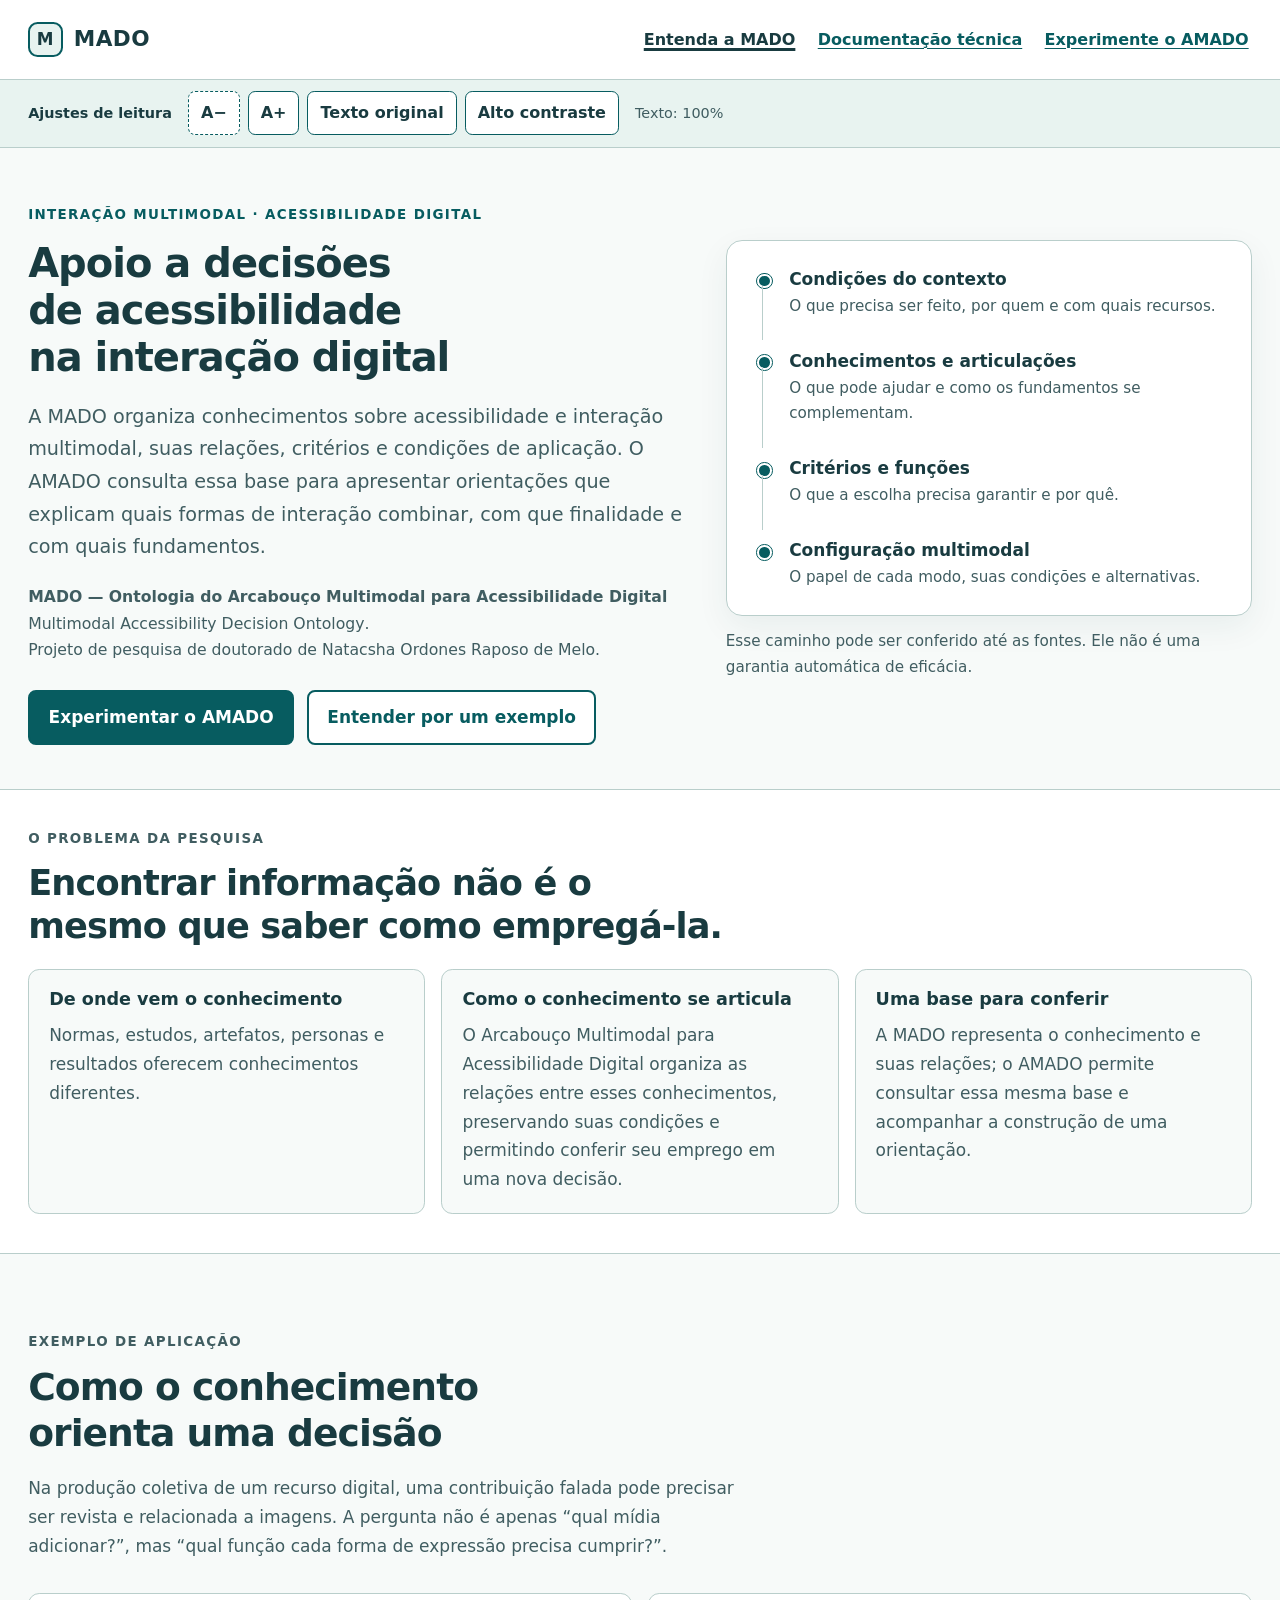
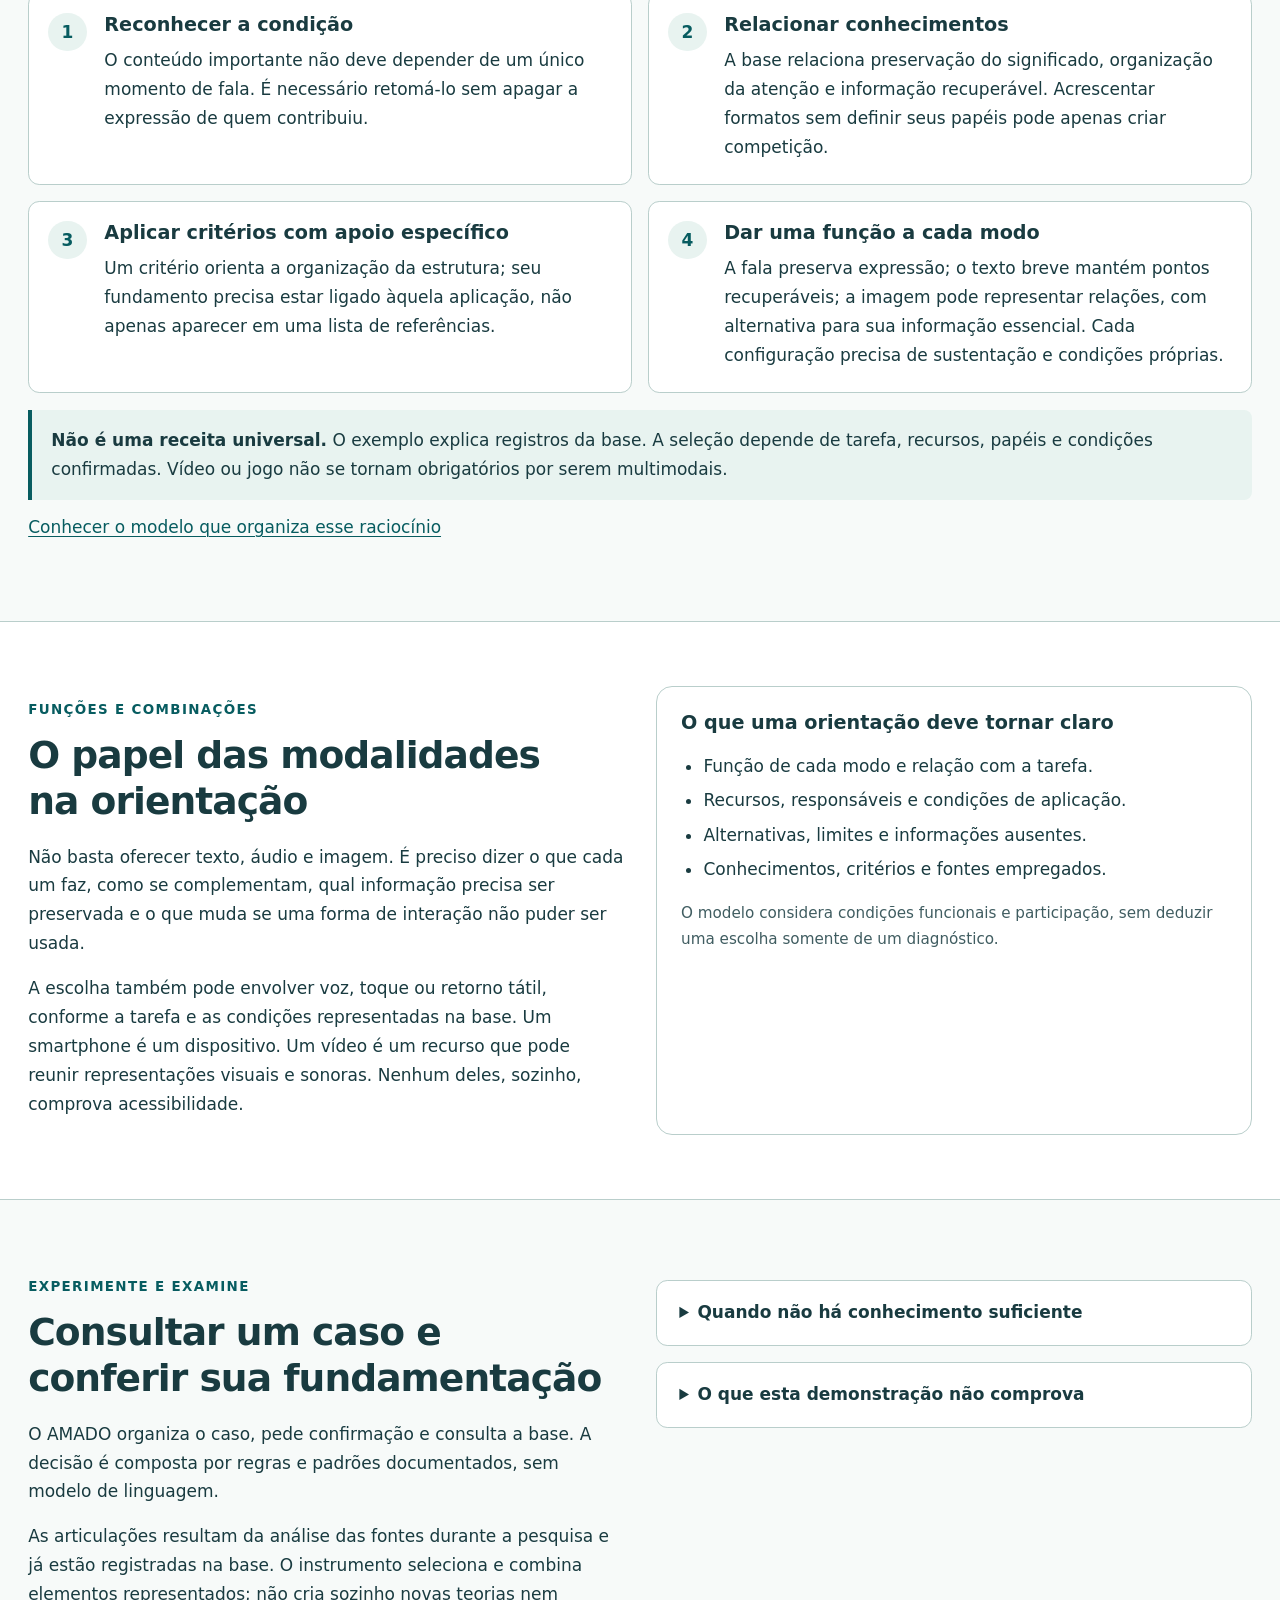
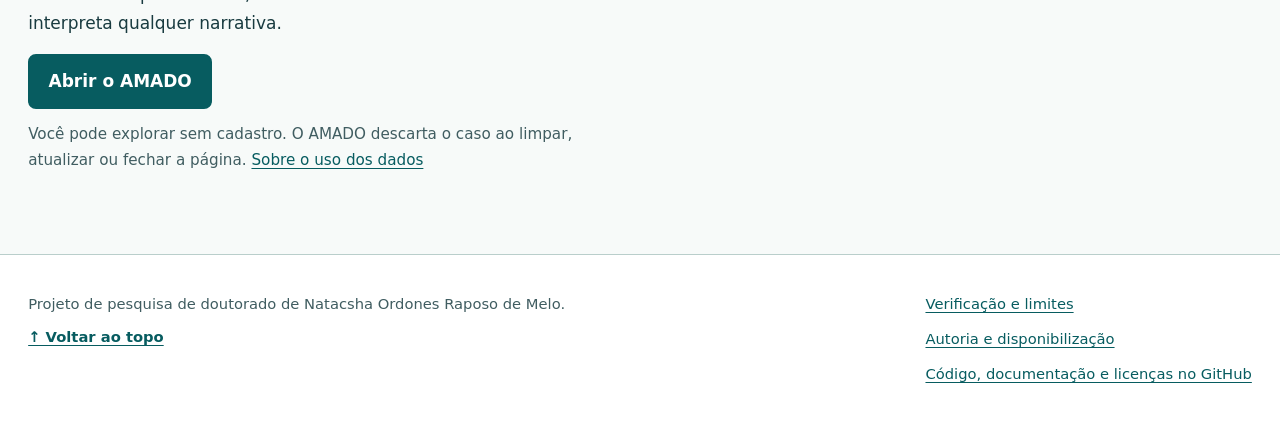
<file: web/index.html>
<!doctype html>
<html lang="pt-BR">
<head>
  <meta charset="utf-8">
  <meta name="viewport" content="width=device-width, initial-scale=1">
  <meta name="description" content="Conheça a MADO, ontologia da pesquisa de doutorado de Natacsha Ordones Raposo de Melo sobre acessibilidade digital, conhecimento articulado e interação multimodal.">
  <meta name="author" content="Natacsha Ordones Raposo de Melo">
  <title>MADO — Ontologia para Acessibilidade e Interação Multimodal</title>
  <link rel="canonical" href="https://natacsham.github.io/MADO/">
  <meta property="og:type" content="website">
  <meta property="og:locale" content="pt_BR">
  <meta property="og:site_name" content="MADO">
  <meta property="og:url" content="https://natacsham.github.io/MADO/">
  <meta property="og:title" content="MADO — Ontologia para Acessibilidade e Interação Multimodal">
  <meta property="og:description" content="Projeto de pesquisa de doutorado de Natacsha Ordones Raposo de Melo. Conheça a ontologia MADO e experimente o instrumento AMADO.">
  <meta name="twitter:card" content="summary">
  <meta name="twitter:title" content="MADO — Ontologia para Acessibilidade e Interação Multimodal">
  <meta name="twitter:description" content="Conhecimento articulado, interação multimodal e decisões rastreáveis na pesquisa de doutorado de Natacsha Ordones Raposo de Melo.">
  <script type="application/ld+json">
  {
    "@context": "https://schema.org",
    "@graph": [
      {
        "@type": "WebSite",
        "@id": "https://natacsham.github.io/MADO/#site",
        "url": "https://natacsham.github.io/MADO/",
        "name": "MADO",
        "description": "Projeto de pesquisa de doutorado sobre representação do conhecimento, interação multimodal e acessibilidade digital.",
        "inLanguage": "pt-BR",
        "author": { "@id": "https://natacsham.github.io/MADO/ontologia/#autoria" },
        "about": { "@id": "https://natacsham.github.io/MADO/ontologia/#mado" }
      },
      {
        "@type": "Person",
        "@id": "https://natacsham.github.io/MADO/ontologia/#autoria",
        "name": "Natacsha Ordones Raposo de Melo"
      },
      {
        "@type": "CreativeWork",
        "@id": "https://natacsham.github.io/MADO/ontologia/#mado",
        "url": "https://natacsham.github.io/MADO/ontologia/",
        "name": "MADO — Ontologia do Arcabouço Multimodal para Acessibilidade Digital",
        "genre": "Ontologia",
        "inLanguage": "pt-BR",
        "description": "Representação semântica de conhecimentos, articulações, critérios, contextos e decisões de acessibilidade multimodal.",
        "author": { "@id": "https://natacsham.github.io/MADO/ontologia/#autoria" }
      }
    ]
  }
  </script>
  <link rel="stylesheet" href="site.css">
  <link rel="stylesheet" href="shell.css">
</head>
<body class="home-page">
  <a class="skip" href="#conteudo">Ir para o conteúdo principal</a>
  <header id="inicio" class="site-header" tabindex="-1">
    <div class="wrap header-inner">
      <a class="brand" href="./" aria-label="MADO, início"><span class="brand-mark" aria-hidden="true">M</span>MADO</a>
      <nav class="nav" aria-label="Navegação principal">
        <a href="./" aria-current="page">Entenda a MADO</a>
        <a href="ontologia/">Documentação técnica</a>
        <a href="amado/">Experimente o AMADO</a>
      </nav>
    </div>
  </header>
  <div class="reading-bar" data-site-accessibility hidden>
    <div class="wrap reading-inner">
      <strong>Ajustes de leitura</strong>
      <div class="reading-actions" role="group" aria-label="Ajustes de leitura">
        <button type="button" data-font-decrease aria-label="Diminuir texto" aria-disabled="true">A−</button>
        <button type="button" data-font-increase aria-label="Aumentar texto">A+</button>
        <button type="button" data-font-reset>Texto original</button>
        <button type="button" data-site-contrast aria-pressed="false">Alto contraste</button>
      </div>
      <p class="reading-status" data-reading-status role="status" aria-atomic="true">Texto: 100%</p>
    </div>
  </div>
  <main id="conteudo" tabindex="-1">
    <section class="hero" aria-labelledby="titulo">
      <div class="wrap hero-grid">
        <div>
          <p class="eyebrow">Interação multimodal · Acessibilidade digital</p>
          <h1 id="titulo">Apoio a decisões de acessibilidade na interação digital</h1>
          <p class="lead">A MADO organiza conhecimentos sobre acessibilidade e interação multimodal, suas relações, critérios e condições de aplicação. O AMADO consulta essa base para apresentar orientações que explicam quais formas de interação combinar, com que finalidade e com quais fundamentos.</p>
          <p class="author"><strong>MADO — Ontologia do Arcabouço Multimodal para Acessibilidade Digital</strong><br><span lang="en">Multimodal Accessibility Decision Ontology</span>.<br>Projeto de pesquisa de doutorado de Natacsha Ordones Raposo de Melo.</p>
          <div class="actions">
            <a class="button" href="amado/">Experimentar o AMADO</a>
            <a class="button secondary" href="#exemplo">Entender por um exemplo</a>
          </div>
        </div>
        <div>
          <ol class="mini-flow" aria-label="Relações que tornam uma orientação explicável">
            <li><strong>Condições do contexto</strong><span>O que precisa ser feito, por quem e com quais recursos.</span></li>
            <li><strong>Conhecimentos e articulações</strong><span>O que pode ajudar e como os fundamentos se complementam.</span></li>
            <li><strong>Critérios e funções</strong><span>O que a escolha precisa garantir e por quê.</span></li>
            <li><strong>Configuração multimodal</strong><span>O papel de cada modo, suas condições e alternativas.</span></li>
          </ol>
          <p class="micro">Esse caminho pode ser conferido até as fontes. Ele não é uma garantia automática de eficácia.</p>
        </div>
      </div>
    </section>

    <section class="section white research-problem" aria-labelledby="problema">
      <div class="wrap">
        <div class="section-head problem-head">
          <p class="eyebrow">O problema da pesquisa</p>
          <h2 id="problema">Encontrar informação não é o mesmo que saber como empregá-la.</h2>
        </div>
        <div class="problem-grid">
          <div class="problem-block">
            <h3>De onde vem o conhecimento</h3>
            <p>Normas, estudos, artefatos, personas e resultados oferecem conhecimentos diferentes.</p>
          </div>
          <div class="problem-block">
            <h3>Como o conhecimento se articula</h3>
            <p>O Arcabouço Multimodal para Acessibilidade Digital organiza as relações entre esses conhecimentos, preservando suas condições e permitindo conferir seu emprego em uma nova decisão.</p>
          </div>
          <div class="problem-block">
            <h3>Uma base para conferir</h3>
            <p>A MADO representa o conhecimento e suas relações; o AMADO permite consultar essa mesma base e acompanhar a construção de uma orientação.</p>
          </div>
        </div>
      </div>
    </section>

    <section class="section" id="exemplo" aria-labelledby="exemplo-titulo">
      <div class="wrap">
        <div class="section-head">
          <p class="eyebrow">Exemplo de aplicação</p>
          <h2 id="exemplo-titulo">Como o conhecimento orienta uma decisão</h2>
          <p>Na produção coletiva de um recurso digital, uma contribuição falada pode precisar ser revista e relacionada a imagens. A pergunta não é apenas “qual mídia adicionar?”, mas “qual função cada forma de expressão precisa cumprir?”.</p>
        </div>
        <ol class="steps">
          <li><div><h3>Reconhecer a condição</h3><p>O conteúdo importante não deve depender de um único momento de fala. É necessário retomá-lo sem apagar a expressão de quem contribuiu.</p></div></li>
          <li><div><h3>Relacionar conhecimentos</h3><p>A base relaciona preservação do significado, organização da atenção e informação recuperável. Acrescentar formatos sem definir seus papéis pode apenas criar competição.</p></div></li>
          <li><div><h3>Aplicar critérios com apoio específico</h3><p>Um critério orienta a organização da estrutura; seu fundamento precisa estar ligado àquela aplicação, não apenas aparecer em uma lista de referências.</p></div></li>
          <li><div><h3>Dar uma função a cada modo</h3><p>A fala preserva expressão; o texto breve mantém pontos recuperáveis; a imagem pode representar relações, com alternativa para sua informação essencial. Cada configuração precisa de sustentação e condições próprias.</p></div></li>
        </ol>
        <div class="note"><p><strong>Não é uma receita universal.</strong> O exemplo explica registros da base. A seleção depende de tarefa, recursos, papéis e condições confirmadas. Vídeo ou jogo não se tornam obrigatórios por serem multimodais.</p></div>
        <p><a href="ontologia/#modelo">Conhecer o modelo que organiza esse raciocínio</a></p>
      </div>
    </section>

    <section class="section white" aria-labelledby="multimodal">
      <div class="wrap split">
        <div><p class="eyebrow">Funções e combinações</p><h2 id="multimodal">O papel das modalidades na orientação</h2><p>Não basta oferecer texto, áudio e imagem. É preciso dizer o que cada um faz, como se complementam, qual informação precisa ser preservada e o que muda se uma forma de interação não puder ser usada.</p><p>A escolha também pode envolver voz, toque ou retorno tátil, conforme a tarefa e as condições representadas na base. Um smartphone é um dispositivo. Um vídeo é um recurso que pode reunir representações visuais e sonoras. Nenhum deles, sozinho, comprova acessibilidade.</p></div>
        <div class="card"><h3>O que uma orientação deve tornar claro</h3><ul><li>Função de cada modo e relação com a tarefa.</li><li>Recursos, responsáveis e condições de aplicação.</li><li>Alternativas, limites e informações ausentes.</li><li>Conhecimentos, critérios e fontes empregados.</li></ul><p class="micro">O modelo considera condições funcionais e participação, sem deduzir uma escolha somente de um diagnóstico.</p></div>
      </div>
    </section>

    <section class="section" aria-labelledby="uso">
      <div class="wrap split">
        <div><p class="eyebrow">Experimente e examine</p><h2 id="uso">Consultar um caso e conferir sua fundamentação</h2><p>O AMADO organiza o caso, pede confirmação e consulta a base. A decisão é composta por regras e padrões documentados, sem modelo de linguagem.</p><p>As articulações resultam da análise das fontes durante a pesquisa e já estão registradas na base. O instrumento seleciona e combina elementos representados; não cria sozinho novas teorias nem interpreta qualquer narrativa.</p><a class="button" href="amado/">Abrir o AMADO</a><p class="micro">Você pode explorar sem cadastro. O AMADO descarta o caso ao limpar, atualizar ou fechar a página. <a href="ontologia/#autoria">Sobre o uso dos dados</a></p></div>
        <div><details><summary>Quando não há conhecimento suficiente</summary><p>O instrumento deve indicar informações ausentes, condições pendentes ou suspender a decisão. Uma resposta genérica não substitui fundamentação.</p></details><details><summary>O que esta demonstração não comprova</summary><p>Ela não comprova ganho de aprendizagem, cobertura universal ou acessibilidade integral. Verificação técnica e avaliação humana são apresentadas separadamente, por versão.</p></details></div>
      </div>
    </section>
  </main>
  <footer class="site-footer"><div class="wrap footer-grid"><div><p>Projeto de pesquisa de doutorado de Natacsha Ordones Raposo de Melo.</p><a class="back-top" href="#inicio" data-site-top>↑ Voltar ao topo</a></div><nav aria-label="Informações do projeto"><a href="ontologia/#verificacao">Verificação e limites</a><br><a href="ontologia/#autoria">Autoria e disponibilização</a><br><a href="https://github.com/natacsham/MADO">Código, documentação e licenças no GitHub</a></nav></div></footer>
  <script defer src="site.js"></script>
</body>
</html>
</file>
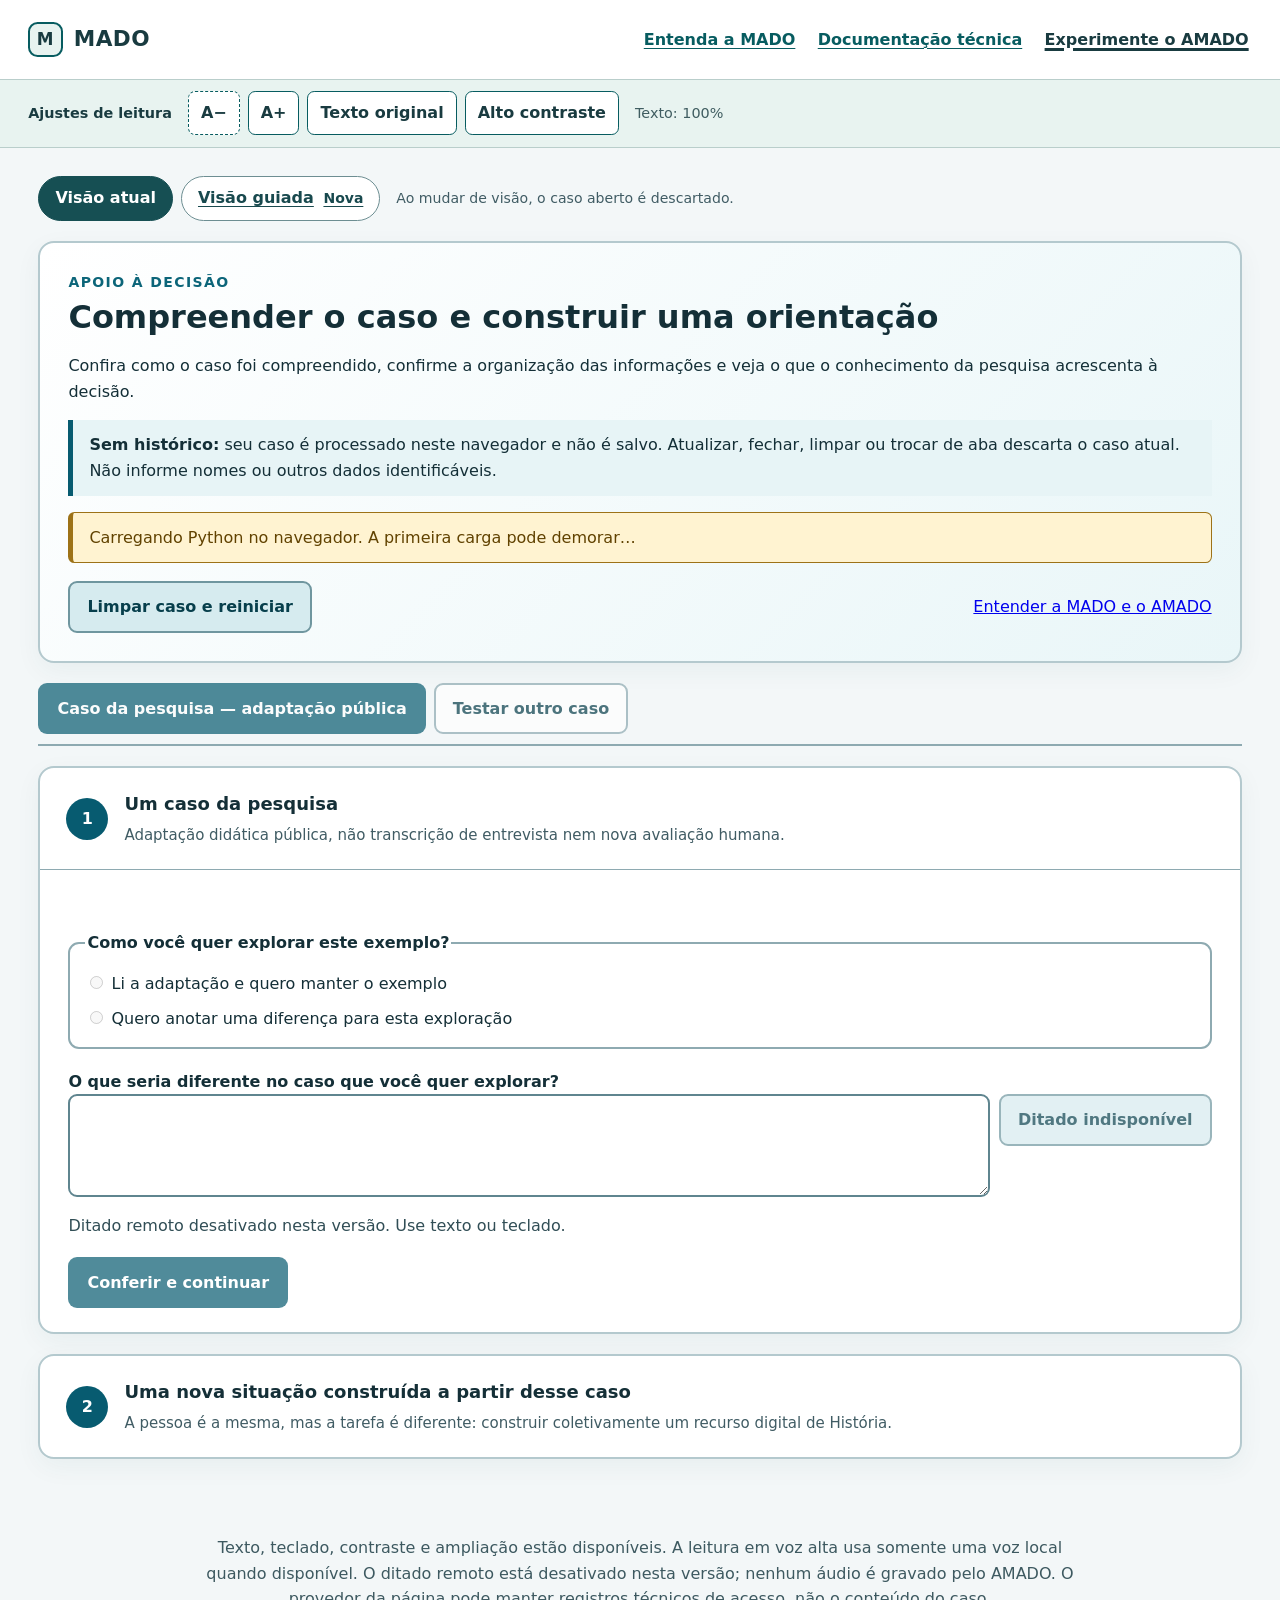
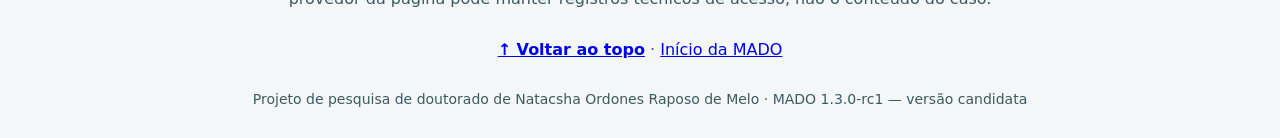
<file: web/amado/index.html>
<!doctype html>
<html lang="pt-BR">
<head>
  <meta charset="utf-8">
  <meta name="viewport" content="width=device-width, initial-scale=1">
  <title>AMADO — orientações multimodais</title>
  <meta name="description" content="Explore como o AMADO consulta a ontologia MADO e constrói uma orientação multimodal com fundamentos rastreáveis, no seu navegador.">
  <meta name="referrer" content="no-referrer">
  <meta name="author" content="Natacsha Ordones Raposo de Melo">
  <link rel="canonical" href="https://natacsham.github.io/MADO/amado/">
  <meta property="og:type" content="website">
  <meta property="og:locale" content="pt_BR">
  <meta property="og:site_name" content="MADO">
  <meta property="og:title" content="AMADO — orientações multimodais fundamentadas">
  <meta property="og:description" content="Organize um caso, consulte conhecimentos representados na MADO e confira os fundamentos de uma orientação multimodal.">
  <meta property="og:url" content="https://natacsham.github.io/MADO/amado/">
  <meta name="twitter:card" content="summary">
  <script type="application/ld+json">
  {"@context":"https://schema.org","@type":"WebPage","@id":"https://natacsham.github.io/MADO/amado/#page","url":"https://natacsham.github.io/MADO/amado/","name":"AMADO — orientações multimodais fundamentadas","description":"Instrumento que consulta a ontologia MADO e compõe orientações dentro dos conhecimentos e padrões representados na base.","inLanguage":"pt-BR","isPartOf":{"@id":"https://natacsham.github.io/MADO/#site"},"author":{"@type":"Person","name":"Natacsha Ordones Raposo de Melo"}}
  </script>
  <link rel="stylesheet" href="./styles.css?v=1.2.0-rc4-ui3-demo-fix2-conexoes">
  <link rel="stylesheet" href="../shell.css">
  <link rel="stylesheet" href="./views.css">
</head>
<body>
  <a class="skip" href="#main">Ir para o conteúdo</a>
  <header id="inicio" class="site-header" tabindex="-1">
    <div class="wrap header-inner">
      <a class="brand" href="../" aria-label="MADO, início"><span class="brand-mark" aria-hidden="true">M</span>MADO</a>
      <nav class="nav" aria-label="Navegação principal">
        <a href="../">Entenda a MADO</a>
        <a href="../ontologia/">Documentação técnica</a>
        <a href="./" aria-current="page">Experimente o AMADO</a>
      </nav>
    </div>
  </header>
  <div class="reading-bar" data-site-accessibility hidden>
    <div class="wrap reading-inner">
      <strong>Ajustes de leitura</strong>
      <div class="reading-actions" role="group" aria-label="Ajustes de leitura">
        <button type="button" data-font-decrease aria-label="Diminuir texto" aria-disabled="true">A−</button>
        <button id="font-button" type="button" data-font-increase aria-label="Aumentar texto">A+</button>
        <button type="button" data-font-reset>Texto original</button>
        <button id="contrast-button" type="button" data-site-contrast aria-pressed="false">Alto contraste</button>
      </div>
      <p class="reading-status" data-reading-status role="status" aria-atomic="true">Texto: 100%</p>
    </div>
  </div>

  <main id="main" tabindex="-1">
    <nav class="view-switch" aria-label="Apresentação do AMADO">
      <a href="./" aria-current="page">Visão atual</a>
      <a href="./guiado.html">Visão guiada <span>Nova</span></a>
      <p>Ao mudar de visão, o caso aberto é descartado.</p>
    </nav>
    <section class="intro" aria-labelledby="page-title">
      <p class="eyebrow">APOIO À DECISÃO</p>
      <h1 id="page-title">Compreender o caso e construir uma orientação</h1>
      <p>Confira como o caso foi compreendido, confirme a organização das informações e veja o que o conhecimento da pesquisa acrescenta à decisão.</p>
      <p class="notice"><strong>Sem histórico:</strong> seu caso é processado neste navegador e não é salvo. Atualizar, fechar, limpar ou trocar de aba descarta o caso atual. Não informe nomes ou outros dados identificáveis.</p>
      <p id="health" class="status" data-state="loading" role="status" aria-atomic="true">Carregando o ambiente de execução…</p>
      <p id="runtime-error" role="alert"></p>
      <div class="actions"><button id="clear-case" class="secondary" type="button">Limpar caso e reiniciar</button><a href="../">Entender a MADO e o AMADO</a></div>
    </section>

    <div class="tabs" role="tablist" aria-label="Forma de uso">
      <button id="known-tab" type="button" role="tab" aria-selected="true" aria-controls="known-panel">Caso da pesquisa — adaptação pública</button>
      <button id="free-tab" type="button" role="tab" aria-selected="false" aria-controls="free-panel" tabindex="-1">Testar outro caso</button>
    </div>

    <div id="free-reading-tools" class="reading-tools" hidden>
      <button id="collapse-free-details" class="secondary" type="button">Recolher detalhes</button>
      <span id="free-reading-status" role="status"></span>
    </div>

    <section id="known-panel" role="tabpanel" aria-labelledby="known-tab">
      <details id="reported-step" class="card step-card" open>
        <summary><span class="step-number">1</span><span><strong>Um caso da pesquisa</strong><small>Adaptação didática pública, não transcrição de entrevista nem nova avaliação humana.</small></span></summary>
        <div class="step-content">
          <p id="reported-text" class="lead"></p>
          <div id="reported-summary" class="summary-grid"></div>
          <fieldset>
            <legend>Como você quer explorar este exemplo?</legend>
            <label><input type="radio" name="reported-confirmation" value="yes"> Li a adaptação e quero manter o exemplo</label>
            <label><input type="radio" name="reported-confirmation" value="no"> Quero anotar uma diferença para esta exploração</label>
          </fieldset>
          <label for="reported-correction">O que seria diferente no caso que você quer explorar?</label>
          <div class="input-with-action"><textarea id="reported-correction" rows="3"></textarea><button class="dictate secondary" type="button" data-target="reported-correction">Ditar</button></div>
          <p class="dictation-status" aria-live="polite"></p>
          <div class="actions"><button id="confirm-reported" type="button">Conferir e continuar</button><span id="reported-status" role="status"></span></div>
        </div>
      </details>

      <details id="organized-step" class="card step-card">
        <summary><span class="step-number">2</span><span><strong>Uma nova situação construída a partir desse caso</strong><small>A pessoa é a mesma, mas a tarefa é diferente: construir coletivamente um recurso digital de História.</small></span></summary>
        <div class="step-content">
          <p class="notice"><strong>O que mudou:</strong> em vez de repetir a apresentação oral do exemplo, esta situação propõe uma produção digital com professora e colegas. A tarefa foi formulada na pesquisa, não criada automaticamente pelo agente. A orientação será construída após a confirmação das condições.</p>
          <p id="organized-text" class="lead"></p>
          <div id="context-summary" class="summary-grid"></div>
          <aside id="known-assumptions" class="notice example-assumptions" hidden><h2>Premissas do exemplo sintético</h2><p>Condições usadas para preparar o exemplo; não são observações de uso. Confira sua pertinência para o caso.</p><ul></ul></aside>
          <label class="confirmation"><input id="mapping-confirmed" type="checkbox"> Esta nova situação é coerente com as características da pessoa e apresenta corretamente a nova atividade, o objetivo, as dificuldades e os recursos disponíveis.</label>
          <details class="foundation">
            <summary>Corrigir ou completar a organização</summary>
            <label for="context-description">Descrição confirmada do caso</label>
            <div class="input-with-action"><textarea id="context-description" rows="4"></textarea><button class="dictate secondary" type="button" data-target="context-description">Ditar</button></div>
            <label for="objective">O que se espera alcançar?</label>
            <div class="input-with-action"><textarea id="objective" rows="2"></textarea><button class="dictate secondary" type="button" data-target="objective">Ditar</button></div>
            <label for="operation">Como a pessoa opera o aplicativo ou conteúdo?</label>
            <textarea id="operation" rows="3" aria-describedby="operation-help"></textarea>
            <p id="operation-help" class="field-help">Descreva quem opera e como. Deixe em branco se isso ainda não foi informado; o agente não atribui um papel por suposição.</p>
            <p class="field-help">Dispositivos e apoios disponíveis podem ser usados agora. Recursos propostos ainda precisam ser preparados e confirmados; não contam como disponíveis.</p>
            <div id="controlled-fields"></div>
            <label class="confirmation"><input id="impediments-verified" type="checkbox"> Verifiquei os impedimentos de uso dos dispositivos e apoios. Se nenhum estiver marcado, confirmo que nenhum impedimento foi identificado.</label>
            <label for="restrictions">Condições ou restrições importantes <span class="optional">(uma por linha)</span></label>
            <textarea id="restrictions" rows="3"></textarea>
          </details>
          <p id="known-resource-review" class="notice" role="status" hidden></p>
          <div class="actions"><button id="generate-known" type="button">Construir orientação multimodal</button><span id="known-status" role="status"></span></div>
        </div>
      </details>
    </section>

    <section id="free-panel" role="tabpanel" aria-labelledby="free-tab" hidden>
      <details id="prepared-scenarios" class="card technical case-examples" open>
        <summary>Cenários prontos para verificar o funcionamento</summary>
        <p>Estes casos são apenas demonstrações técnicas e não fazem parte da avaliação da especialista. Ao selecionar, a descrição e a organização completas serão carregadas. Confira, marque a confirmação e construa a orientação. Organizar novamente mantém os dados enquanto a descrição não for alterada.</p>
        <label for="template-select">Escolha um caso</label><select id="template-select"></select>
      </details>

      <details id="free-narrative-block" class="card macro-block" open>
        <summary><h2>Conte o caso do seu jeito</h2></summary>
        <div class="macro-content">
        <p class="eyebrow">OUTRO CASO — USO OPCIONAL</p>
        <details id="free-rationale-guide" class="foundation rationale-guide">
          <summary>Como a MADO chega à orientação — entenda cada elemento</summary>
          <p>Você descreve e confirma o caso. O AMADO consulta o conhecimento representado na MADO, verifica condições e seleciona configurações multimodais já estruturadas na base. A orientação combina as configurações compatíveis; não é uma resposta criada por uma IA de texto.</p>
          <p>As articulações foram construídas e documentadas na pesquisa. O agente as consulta; não cria novas relações entre fontes durante a execução. Quando falta sustentação, a decisão pode ser suspensa.</p>
          <p><strong>Como ler:</strong> a lista abaixo e o caminho da orientação usam a mesma ordem. São elementos conectados, não oito etapas automáticas em sequência. As fontes sustentam o conhecimento e os critérios; não são produzidas no final.</p>
          <ol id="free-rationale-terms" class="rationale-terms"></ol>
          <p class="field-help">Esta explicação pertence à demonstração de outros casos. Ela não modifica a orientação nem constitui uma nova avaliação pela especialista.</p>
        </details>
        <p>Escreva uma descrição única. O AMADO identifica conceitos já representados na base e organiza pessoa, objetivo, atividade, dificuldade, ambiente, formas de interação e recursos para sua confirmação. Ele não interpreta qualquer narrativa.</p>
        <label for="free-narrative">Descrição do caso</label>
        <div class="input-with-action"><textarea id="free-narrative" rows="7" placeholder="Descreva aqui um caso independente. Esta área não faz parte da validação do caso da entrevista."></textarea><button class="dictate secondary" type="button" data-target="free-narrative">Ditar</button></div>
        <p class="dictation-status" aria-live="polite"></p>
        <div class="actions"><button id="organize-narrative" type="button">Organizar as informações</button><span id="narrative-status" role="status"></span></div>
        </div>
      </details>

      <details id="free-interpretation" class="card macro-block" hidden open>
        <summary><h2>Confira o que foi identificado</h2></summary>
        <div class="macro-content">
        <p class="notice">A organização é uma hipótese local para confirmação. Ela não diagnostica a pessoa nem completa o que não foi informado.</p>
        <div id="free-summary" class="summary-grid"></div>
        <aside id="free-assumptions" class="notice example-assumptions" hidden><h3>Premissas do exemplo sintético</h3><p>Condições usadas para preparar o exemplo; não são observações de uso. Confira sua pertinência para o caso.</p><ul></ul></aside>
        <p class="field-help">A síntese acompanha suas correções. As funções indicam o que a orientação precisa garantir. São requisitos estruturados para conferência; não são transcrição literal nem interpretação automática completa.</p>
        <div id="free-missing" class="warning" hidden><h3>O que ainda precisa ser informado</h3><ul></ul></div>
        <label class="confirmation"><input id="free-confirmed" type="checkbox"> A organização representa corretamente o caso descrito.</label>
        <details class="foundation"><summary>Corrigir ou completar a organização</summary>
          <label for="free-objective">O que se espera alcançar?</label>
          <textarea id="free-objective" rows="3"></textarea>
          <label for="free-operation">Como a pessoa opera o aplicativo ou conteúdo?</label>
          <textarea id="free-operation" rows="3" aria-describedby="free-operation-help"></textarea>
          <p id="free-operation-help" class="field-help">Descreva quem opera e como. Deixe em branco se isso ainda não foi informado; o agente não atribui um papel por suposição.</p>
          <p class="field-help">Dispositivos e apoios disponíveis podem ser usados agora. Recursos propostos ainda precisam ser preparados e confirmados; não contam como disponíveis.</p>
          <div id="free-controlled-fields"></div>
          <label class="confirmation"><input id="free-impediments-verified" type="checkbox"> Verifiquei os impedimentos de uso dos dispositivos e apoios. Se nenhum estiver marcado, confirmo que nenhum impedimento foi identificado.</label>
          <label for="free-restrictions">Condições ou restrições importantes <span class="optional">(uma por linha)</span></label>
          <textarea id="free-restrictions" rows="3"></textarea>
        </details>
        <p id="free-resource-review" class="notice" role="status" hidden></p>
        <div class="actions"><button id="generate-free" type="button">Construir orientação multimodal</button><span id="free-status" role="status"></span></div>
        </div>
      </details>

    </section>

    <section id="saida" class="card" hidden aria-labelledby="decision-title">
      <p class="eyebrow">ORIENTAÇÃO MULTIMODAL</p>
      <div class="title-row"><h2 id="decision-title" tabindex="-1">O que fazer neste contexto</h2><div><button id="speak-button" class="secondary" type="button">Ouvir resumo</button><button id="stop-speech" class="quiet" type="button">Parar</button><button id="toggle-decision-content" class="secondary" type="button" aria-expanded="true" aria-controls="decision-content" hidden>Recolher orientação</button></div></div>
      <p id="speech-status" role="status"></p>
      <div id="decision-content">
      <div id="decision-status" class="decision-status" role="status"></div>
      <section id="practical-summary" class="practical-summary" aria-labelledby="practical-title">
        <h3 id="practical-title">Sugestão para este caso</h3>
        <p id="practical-headline" class="practical-headline"></p>
        <div id="practical-steps" class="practical-steps"></div>
        <aside class="expected-result" aria-labelledby="expected-title">
          <h4 id="expected-title">O que observar depois da aplicação</h4>
          <p id="expected-result"></p>
          <p id="expected-result-note" class="expected-note"></p>
        </aside>
      </section>

      <details id="orientation-details" class="foundation detailed-orientation">
        <summary>Ver orientação detalhada</summary>
        <div class="detail-actions"><button id="speak-detailed-button" class="secondary" type="button">Ouvir versão detalhada</button></div>
        <p id="orientation" class="orientation"></p>
        <p id="rationale"></p>

        <h3>Como combinar as formas de interação</h3>
        <div id="modal-configuration" class="mode-cards"></div>
        <div class="result-grid">
          <article><h3>Recursos confirmados</h3><ul id="resources"></ul></article>
          <article><h3>Recursos a confirmar</h3><ul id="conditional-resources"></ul></article>
          <article><h3>Condições</h3><ul id="conditions"></ul></article>
          <article><h3>Alternativas</h3><ul id="alternatives"></ul></article>
          <article><h3>Como acompanhar</h3><ul id="monitoring"></ul></article>
        </div>
      </details>
      <div id="missing-box" class="warning"><h3>Informações e ligações a conferir</h3><ul id="missing"></ul></div>

      <details id="depara-details" class="foundation"><summary>Ver como cada condição foi transformada em decisão</summary>
        <p id="depara-reading-order">Condição → significado funcional → articulação → conhecimento → critério → configuração multimodal.</p>
        <div id="depara-table"></div>
      </details>
      <details id="trace-details" class="foundation"><summary>Ver o caminho completo da orientação</summary>
        <p id="trace-reading-order">Contexto → função exigida → articulação confirmada → conhecimento → critério → configuração → fonte.</p>
        <div id="free-trace-overview" hidden></div>
        <div id="free-trace-explanation" class="rationale-guide" hidden></div>
        <div class="graph-scroll"><div id="trace-graph"></div></div>
        <div id="trace-table"></div>
      </details>
      <details class="technical"><summary>Fundamentação e detalhes técnicos</summary>
        <p id="technical-summary"></p>
        <h3>Efeito da articulação do conhecimento</h3>
        <div class="delta-grid">
          <article><h4>Se os conhecimentos fossem usados isoladamente</h4><div id="isolated-comparison"></div></article>
          <article class="added"><h4>O que as articulações acrescentaram</h4><div id="articulated-comparison"></div></article>
        </div>
        <h3>Critérios empregados</h3><div id="criteria" class="trace-grid"></div>
        <h3>Conhecimentos, trechos e fontes</h3><div id="knowledge" class="trace-list"></div>
        <h3>Possibilidades não utilizadas</h3><div id="rejected"></div>
      </details>
      <p class="limit"><strong>Limite:</strong> <span id="limit"></span></p>
      </div>
    </section>
  </main>
  <footer>
    Texto, teclado, contraste e ampliação estão disponíveis. A leitura em voz alta usa somente uma voz local quando disponível. O ditado remoto está desativado nesta versão; nenhum áudio é gravado pelo AMADO. O provedor da página pode manter registros técnicos de acesso, não o conteúdo do caso.
    <p><a class="back-top" href="#inicio" data-site-top>↑ Voltar ao topo</a> · <a href="../">Início da MADO</a></p>
    <small class="version-note">Projeto de pesquisa de doutorado de Natacsha Ordones Raposo de Melo · MADO 1.3.0-rc1 — versão candidata</small>
  </footer>
  <noscript><p>O AMADO precisa de JavaScript e WebAssembly para executar as consultas. Você ainda pode <a href="../">ler a explicação da pesquisa</a>.</p></noscript>
  <script type="module" src="./app.js"></script>
  <script defer src="../site.js"></script>
</body>
</html>
</file>
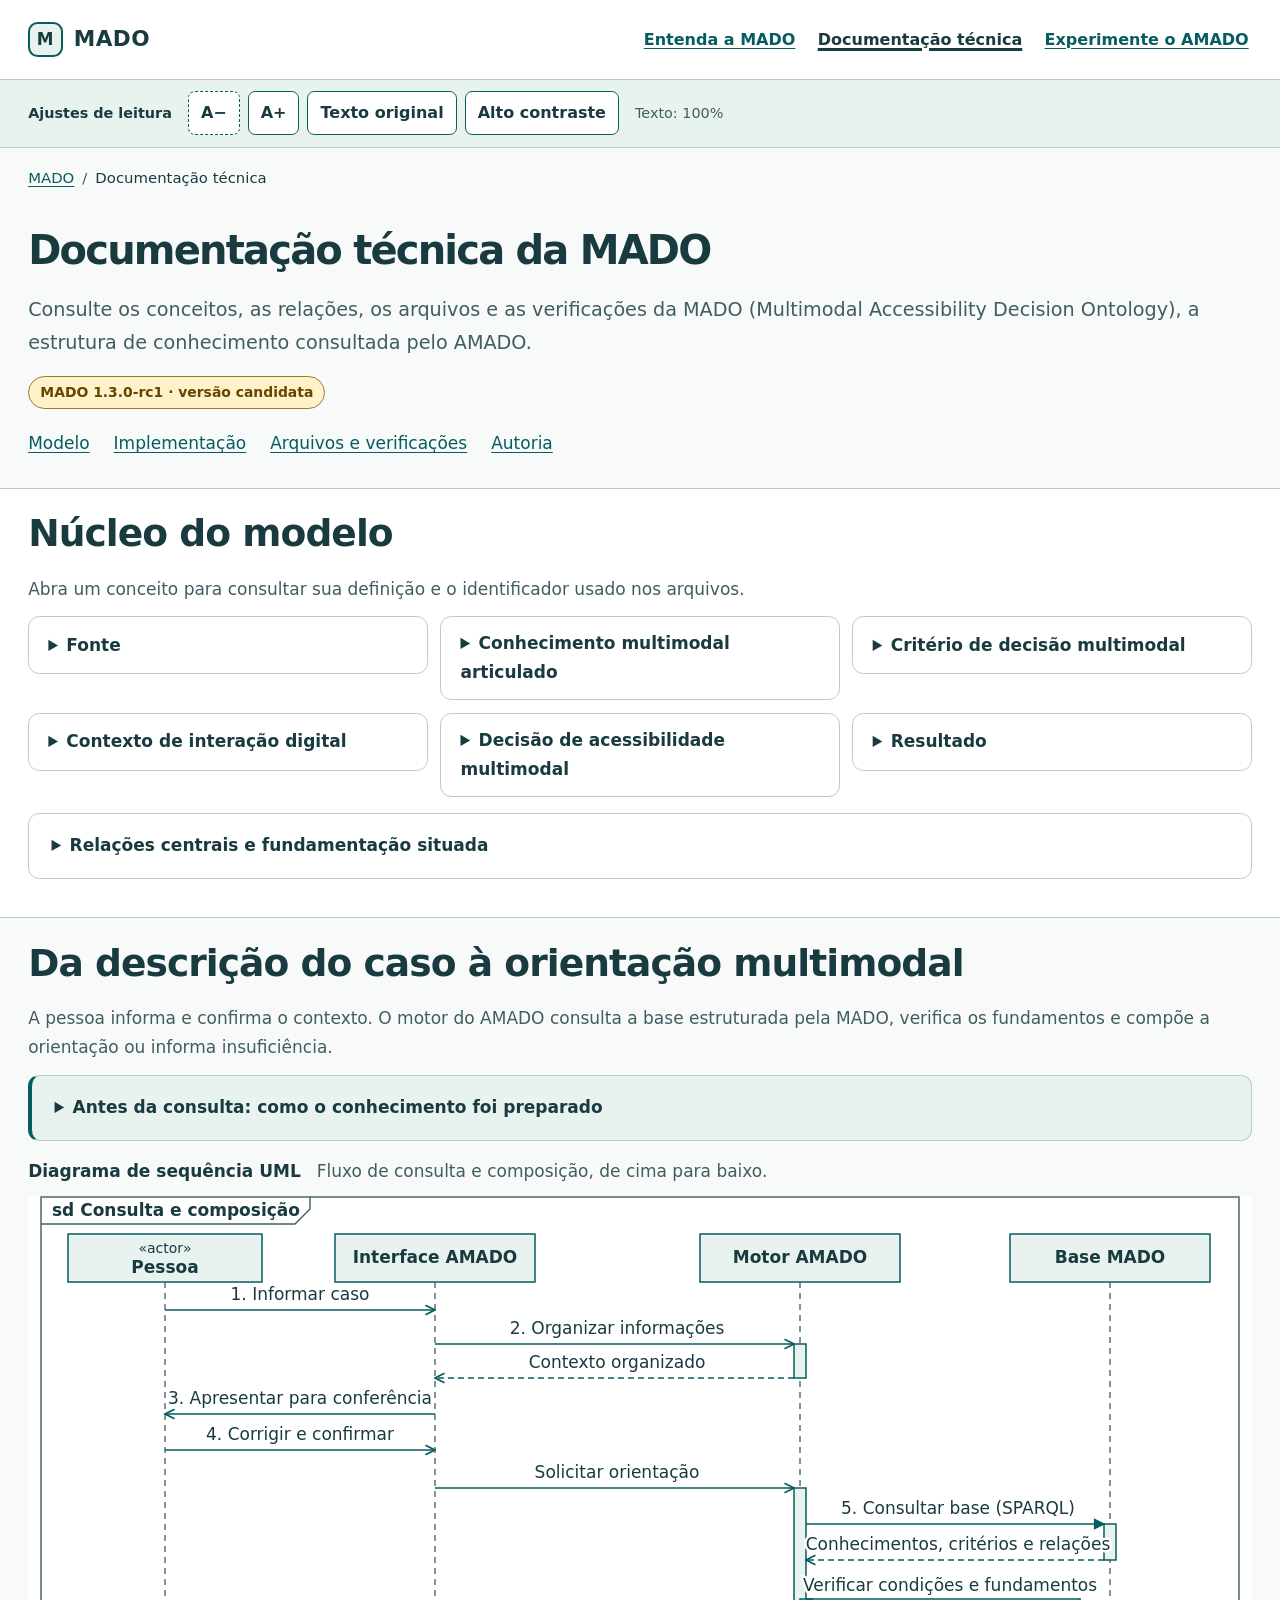
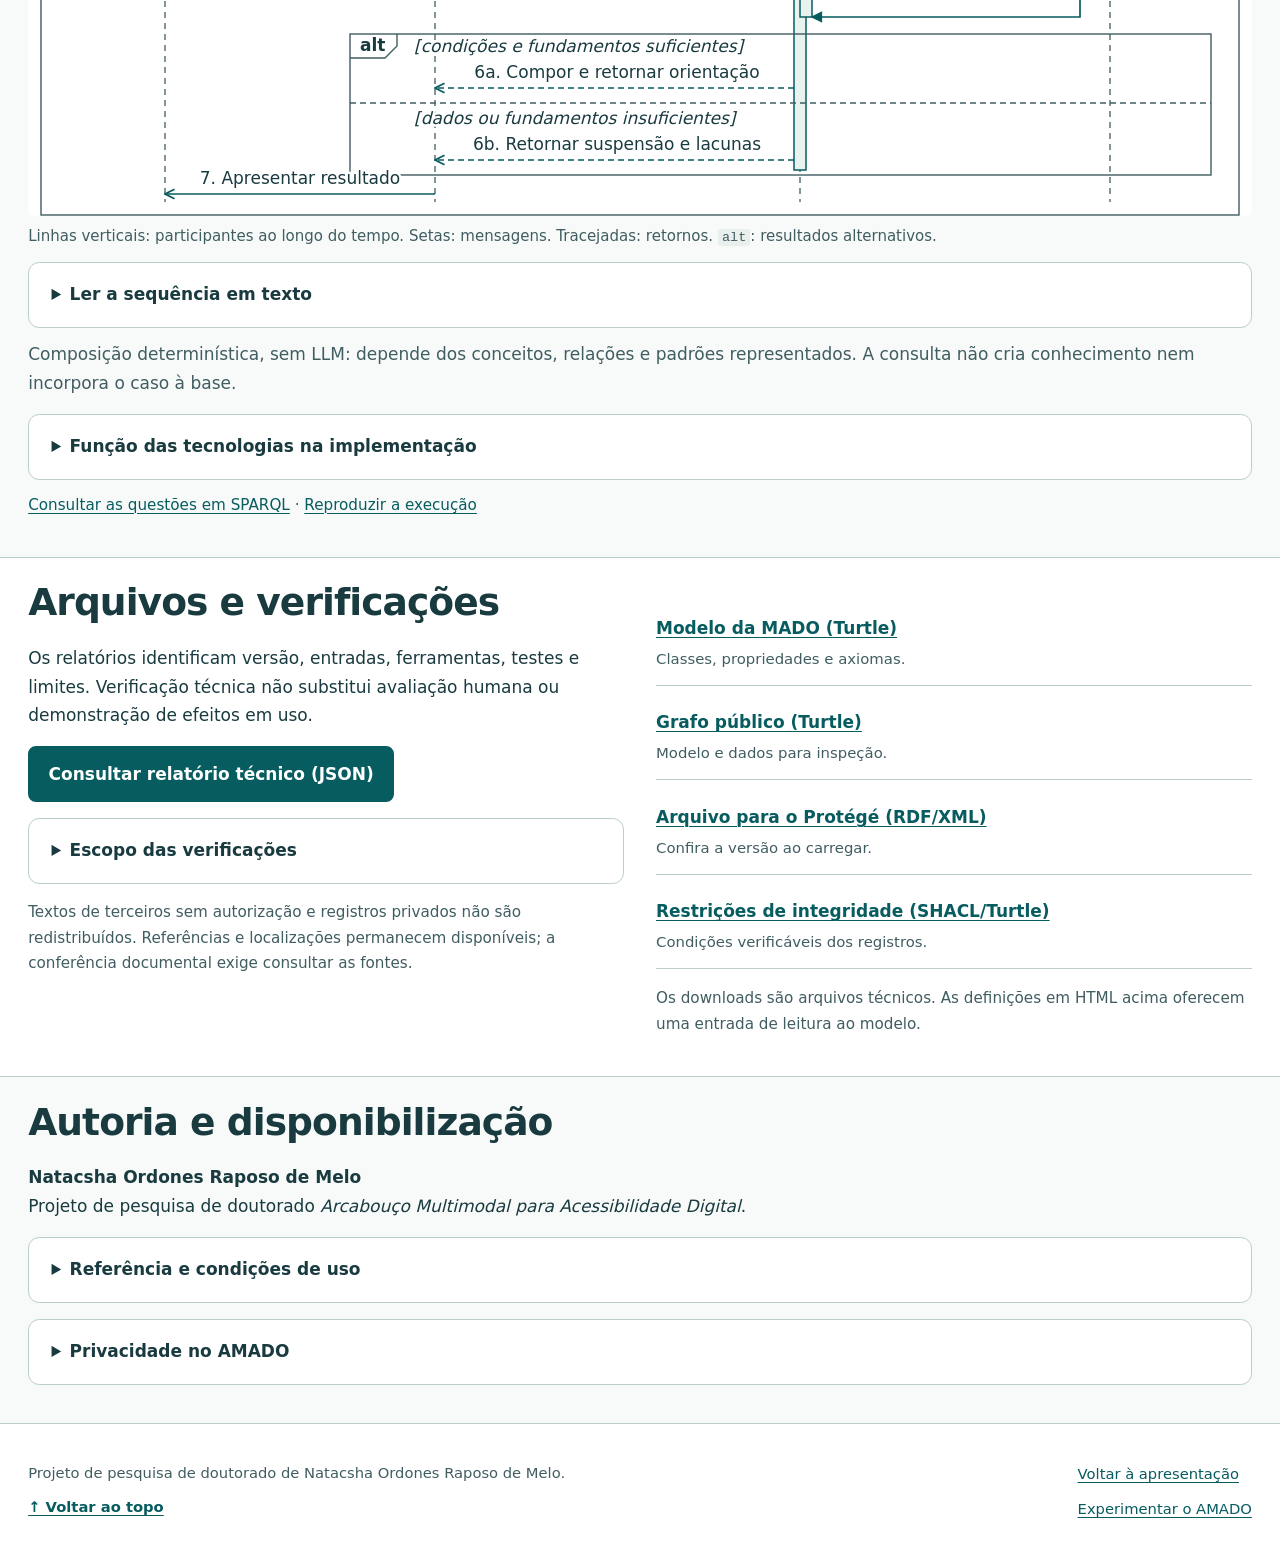
<file: web/ontologia/index.html>
<!doctype html>
<html lang="pt-BR">
<head>
  <meta charset="utf-8">
  <meta name="viewport" content="width=device-width, initial-scale=1">
  <meta name="description" content="Documentação técnica da MADO: classes, relações, OWL, SHACL, consultas SPARQL, arquivos para o Protégé e relatórios de verificação.">
  <meta name="author" content="Natacsha Ordones Raposo de Melo">
  <title>Documentação técnica da MADO</title>
  <link rel="canonical" href="https://natacsham.github.io/MADO/ontologia/">
  <meta property="og:type" content="website">
  <meta property="og:locale" content="pt_BR">
  <meta property="og:site_name" content="MADO">
  <meta property="og:url" content="https://natacsham.github.io/MADO/ontologia/">
  <meta property="og:title" content="Documentação técnica da MADO">
  <meta property="og:description" content="Consulte o núcleo do modelo, os vínculos de fundamentação, os arquivos e as verificações da MADO.">
  <meta name="twitter:card" content="summary">
  <meta name="twitter:title" content="Documentação técnica da MADO">
  <meta name="twitter:description" content="Classes, relações, implementação e arquivos da ontologia MADO, de Natacsha Ordones Raposo de Melo.">
  <script type="application/ld+json">
  {
    "@context": "https://schema.org",
    "@graph": [
      {
        "@type": "CreativeWork",
        "@id": "https://natacsham.github.io/MADO/ontologia/#mado",
        "url": "https://natacsham.github.io/MADO/ontologia/",
        "name": "MADO — Ontologia do Arcabouço Multimodal para Acessibilidade Digital",
        "description": "Representação semântica de conhecimentos, articulações, critérios, contextos e decisões de acessibilidade multimodal.",
        "genre": "Ontologia",
        "inLanguage": "pt-BR",
        "version": "1.3.0-rc1",
        "author": { "@id": "https://natacsham.github.io/MADO/ontologia/#autoria" },
        "isPartOf": { "@id": "https://natacsham.github.io/MADO/#site" }
      },
      {
        "@type": "Person",
        "@id": "https://natacsham.github.io/MADO/ontologia/#autoria",
        "name": "Natacsha Ordones Raposo de Melo"
      },
      {
        "@type": "WebSite",
        "@id": "https://natacsham.github.io/MADO/#site",
        "url": "https://natacsham.github.io/MADO/",
        "name": "MADO",
        "inLanguage": "pt-BR"
      }
    ]
  }
  </script>
  <link rel="stylesheet" href="../site.css">
  <link rel="stylesheet" href="../shell.css">
</head>
<body class="technical-page">
  <a class="skip" href="#conteudo">Ir para o conteúdo principal</a>
  <header id="inicio" class="site-header" tabindex="-1"><div class="wrap header-inner"><a class="brand" href="../" aria-label="MADO, início"><span class="brand-mark" aria-hidden="true">M</span>MADO</a><nav class="nav" aria-label="Navegação principal"><a href="../">Entenda a MADO</a><a href="./" aria-current="page">Documentação técnica</a><a href="../amado/">Experimente o AMADO</a></nav></div></header>
  <div class="reading-bar" data-site-accessibility hidden>
    <div class="wrap reading-inner">
      <strong>Ajustes de leitura</strong>
      <div class="reading-actions" role="group" aria-label="Ajustes de leitura">
        <button type="button" data-font-decrease aria-label="Diminuir texto" aria-disabled="true">A−</button>
        <button type="button" data-font-increase aria-label="Aumentar texto">A+</button>
        <button type="button" data-font-reset>Texto original</button>
        <button type="button" data-site-contrast aria-pressed="false">Alto contraste</button>
      </div>
      <p class="reading-status" data-reading-status role="status" aria-atomic="true">Texto: 100%</p>
    </div>
  </div>
  <main id="conteudo" tabindex="-1">
    <div class="wrap">
      <nav class="breadcrumb" aria-label="Localização"><ol><li><a href="../">MADO</a></li><li aria-current="page">Documentação técnica</li></ol></nav>
      <div class="page-title">
        <h1>Documentação técnica da MADO</h1>
        <p class="lead">Consulte os conceitos, as relações, os arquivos e as verificações da MADO (<span lang="en">Multimodal Accessibility Decision Ontology</span>), a estrutura de conhecimento consultada pelo AMADO.</p>
        <span class="version">MADO 1.3.0-rc1 · versão candidata</span>
        <nav aria-label="Nesta página"><ul class="link-list"><li><a href="#modelo">Modelo</a></li><li><a href="#camadas">Implementação</a></li><li><a href="#arquivos">Arquivos e verificações</a></li><li><a href="#autoria">Autoria</a></li></ul></nav>
      </div>
    </div>

    <section class="section white" id="modelo" aria-labelledby="modelo-titulo"><div class="wrap">
      <div class="section-head"><h2 id="modelo-titulo">Núcleo do modelo</h2><p>Abra um conceito para consultar sua definição e o identificador usado nos arquivos.</p></div>
      <div class="concept-grid">
        <details><summary>Fonte</summary><p>Registro ou artefato efetivamente analisado. Uma referência apenas citada não se torna automaticamente fonte do conhecimento.</p><code>Fonte</code></details>
        <details><summary>Conhecimento multimodal articulado</summary><p>Compreensão resultante da relação entre conteúdos, com fontes, perspectiva, condições e limites registrados.</p><code>ConhecimentoMultimodalArticulado</code></details>
        <details><summary>Critério de decisão multimodal</summary><p>Direcionamento, cuidado ou restrição que orienta uma escolha situada. Não determina a decisão sozinho.</p><code>CriterioDeDecisaoMultimodal</code></details>
        <details><summary>Contexto de interação digital</summary><p>Caracterização de tarefa, objetivo, participação, barreiras, necessidades, recursos e informações ausentes.</p><code>ContextoDeInteracaoDigital</code></details>
        <details><summary>Decisão de acessibilidade multimodal</summary><p>Emprego situado de conhecimentos e critérios, expresso em configurações de modalidades e recursos.</p><code>DecisaoDeAcessibilidadeMultimodal</code></details>
        <details><summary>Resultado</summary><p>Resultado documentado de aplicação ou avaliação, distinto de um efeito apenas esperado.</p><code>Resultado</code></details>
      </div>
      <details id="relacoes"><summary>Relações centrais e fundamentação situada</summary>
        <p>Os vínculos abaixo são relações do modelo, não uma sequência automática de inferência.</p>
        <dl class="model-relations">
          <div><dt><code>derivadoDe</code></dt><dd>Conhecimento → Fonte</dd></div>
          <div><dt><code>fundamentadoPor</code></dt><dd>Critério → Conhecimento</dd></div>
          <div><dt><code>respondeA</code></dt><dd>Decisão → Contexto</dd></div>
          <div><dt><code>sustentadaPor</code></dt><dd>Decisão → Conhecimento</dd></div>
          <div><dt><code>produziuResultado</code></dt><dd>Decisão → Resultado</dd></div>
          <div><dt><code>registradoEm</code></dt><dd>Resultado → Fonte</dd></div>
        </dl>
        <p><code>ArticulacaoDocumentada</code> registra como conteúdos se relacionam. <code>ConfiguracaoModalDaDecisao</code> reúne modalidade, função, recurso, responsável e alternativa.</p>
        <p><code>AplicacaoDeCriterio</code> liga uma configuração a um critério e a seus conhecimentos de apoio e origens específicos. Essa aplicação não se reduz à relação geral <code>fundamentadoPor</code>.</p>
        <p>Estudos, artefatos, trechos, personas e perspectivas preservam a proveniência. <code>ParticipacaoNoContexto</code> descreve papéis e condições situadas; não há classe de deficiência.</p>
      </details>
    </div></section>

    <section class="section" id="camadas" aria-labelledby="camadas-titulo"><div class="wrap">
      <div class="section-head"><h2 id="camadas-titulo">Da descrição do caso à orientação multimodal</h2><p>A pessoa informa e confirma o contexto. O motor do AMADO consulta a base estruturada pela MADO, verifica os fundamentos e compõe a orientação ou informa insuficiência.</p></div>
      <details class="curation-note">
        <summary>Antes da consulta: como o conhecimento foi preparado</summary>
        <p>A análise de fontes, estudos, artefatos, personas e resultados produziu conhecimentos articulados, critérios e condições de aplicação. A curadoria registra origem, confirmação e limites, definindo quais relações podem orientar a composição. Os padrões de composição também foram definidos antes do uso. O clique não cria as articulações nem incorpora o caso à base.</p>
      </details>
      <figure class="uml-sequence" aria-labelledby="sequencia-titulo">
        <figcaption id="sequencia-titulo"><strong>Diagrama de sequência UML</strong><span>Fluxo de consulta e composição, de cima para baixo.</span></figcaption>
        <div class="uml-scroll" tabindex="0" role="region" aria-label="Diagrama de sequência. Quando ampliado, use as setas do teclado para percorrer a figura.">
          <svg xmlns="http://www.w3.org/2000/svg" class="uml-diagram" viewBox="0 0 1200 620" width="1200" height="620" role="img" aria-labelledby="uml-title uml-desc">
            <title id="uml-title">Consulta e composição de uma orientação no AMADO</title>
            <desc id="uml-desc">Quatro participantes: pessoa, interface AMADO, motor AMADO e base MADO. A pessoa informa o caso e confirma sua organização. O motor consulta a base, verifica condições e fundamentos e retorna uma orientação ou a suspensão com lacunas. A sequência completa está disponível em texto logo após a figura.</desc>
            <defs>
              <marker id="uml-open" viewBox="0 0 10 10" refX="9" refY="5" markerWidth="7" markerHeight="7" orient="auto-start-reverse"><path d="M1 1 L9 5 L1 9" class="uml-arrow-open"/></marker>
              <marker id="uml-filled" viewBox="0 0 10 10" refX="9" refY="5" markerWidth="7" markerHeight="7" orient="auto-start-reverse"><path d="M1 1 L9 5 L1 9 Z" class="uml-arrow-filled"/></marker>
            </defs>
            <rect x="1" y="1" width="1198" height="618" class="uml-frame"/>
            <path d="M1 28 H255 L270 13 V1" class="uml-frame-tab"/>
            <text x="12" y="20" class="uml-frame-label">sd Consulta e composição</text>
            <g class="uml-participants">
              <rect x="28" y="38" width="194" height="48"/><text x="125" y="57" class="uml-actor">«actor»</text><text x="125" y="77">Pessoa</text>
              <rect x="295" y="38" width="200" height="48"/><text x="395" y="67">Interface AMADO</text>
              <rect x="660" y="38" width="200" height="48"/><text x="760" y="67">Motor AMADO</text>
              <rect x="970" y="38" width="200" height="48"/><text x="1070" y="67">Base MADO</text>
            </g>
            <path class="uml-lifeline" d="M125 86 V606"/><path class="uml-lifeline" d="M395 86 V606"/><path class="uml-lifeline" d="M760 86 V606"/><path class="uml-lifeline" d="M1070 86 V606"/>
            <rect class="uml-activation" x="754" y="148" width="12" height="34"/>
            <rect class="uml-activation" x="754" y="292" width="12" height="282"/>
            <rect class="uml-activation" x="760" y="403" width="12" height="18"/>
            <rect class="uml-activation" x="1064" y="328" width="12" height="36"/>
            <g class="uml-messages">
              <text x="260" y="104">1. Informar caso</text><path class="uml-message" d="M125 114 H395"/>
              <text x="577" y="138">2. Organizar informações</text><path class="uml-message" d="M395 148 H754"/>
              <text x="577" y="172">Contexto organizado</text><path class="uml-reply" d="M754 182 H395"/>
              <text x="260" y="208">3. Apresentar para conferência</text><path class="uml-message" d="M395 218 H125"/>
              <text x="260" y="244">4. Corrigir e confirmar</text><path class="uml-message" d="M125 254 H395"/>
              <text x="577" y="282">Solicitar orientação</text><path class="uml-message" d="M395 292 H754"/>
              <text x="918" y="318">5. Consultar base (SPARQL)</text><path class="uml-call" d="M766 328 H1064"/>
              <text x="918" y="354">Conhecimentos, critérios e relações</text><path class="uml-reply" d="M1064 364 H766"/>
              <text x="910" y="395">Verificar condições e fundamentos</text><path class="uml-call" d="M766 403 H1040 V421 H772"/>
            </g>
            <g class="uml-alt">
              <rect x="310" y="438" width="861" height="141" class="uml-frame"/>
              <path d="M310 462 H345 L357 450 V438" class="uml-frame-tab"/><text x="320" y="455" class="uml-frame-label">alt</text>
              <text x="374" y="456" class="uml-guard">[condições e fundamentos suficientes]</text>
              <text x="577" y="482" class="uml-result-label">6a. Compor e retornar orientação</text><path class="uml-reply" d="M754 492 H395"/>
              <path d="M310 507 H1171" class="uml-divider"/>
              <text x="374" y="528" class="uml-guard">[dados ou fundamentos insuficientes]</text>
              <text x="577" y="554" class="uml-result-label">6b. Retornar suspensão e lacunas</text><path class="uml-reply" d="M754 564 H395"/>
            </g>
            <text x="260" y="588" class="uml-output-label">7. Apresentar resultado</text><path class="uml-message" d="M395 598 H125"/>
          </svg>
        </div>
        <p class="uml-legend">Linhas verticais: participantes ao longo do tempo. Setas: mensagens. Tracejadas: retornos. <code>alt</code>: resultados alternativos.</p>
      </figure>
      <details class="sequence-text"><summary>Ler a sequência em texto</summary>
        <ol>
          <li><strong>Informar o caso.</strong> Pessoa → interface: descrição da tarefa, condições e dificuldades, ou escolha de um exemplo.</li>
          <li><strong>Organizar as informações.</strong> Interface → motor → interface: os dados são relacionados aos conceitos representados; o motor devolve o contexto organizado. Não interpreta qualquer narrativa.</li>
          <li><strong>Conferir e confirmar.</strong> Interface → pessoa → interface: a pessoa revisa, corrige ou complementa o contexto, confirma e solicita a orientação.</li>
          <li><strong>Consultar a base.</strong> Interface → motor → base: o motor executa consultas SPARQL. Base → motor: conhecimentos, articulações, critérios e fontes recuperados.</li>
          <li><strong>Verificar e compor.</strong> O motor confere autorização de uso, condições, restrições e apoios dos critérios. Havendo sustentação, compõe configurações com modalidade, função, recurso, responsável, alternativa e limites; sem dados ou fundamentos suficientes, suspende.</li>
          <li><strong>Apresentar o resultado.</strong> Motor → interface → pessoa: orientação fundamentada ou suspensão com as lacunas e os limites identificados.</li>
        </ol>
        <p class="micro">O diagrama representa o fluxo lógico de interação, não tempos de execução. <a href="https://www.omg.org/spec/UML/2.5.1">Referência da notação UML</a>.</p>
      </details>
      <p class="execution-limit">Composição determinística, sem LLM: depende dos conceitos, relações e padrões representados. A consulta não cria conhecimento nem incorpora o caso à base.</p>
      <details class="technology-details"><summary>Função das tecnologias na implementação</summary>
      <dl class="implementation-list">
        <div><dt>RDF e OWL 2 DL</dt><dd>Representação de classes, relações, dados e axiomas. O HermiT verifica consistência e inferências na verificação técnica da ontologia; não é o mecanismo que compõe a orientação durante o uso da página.</dd></div>
        <div><dt>SHACL</dt><dd>Verificação da integridade dos registros e dos vínculos exigidos.</dd></div>
        <div><dt>SPARQL</dt><dd>Consultas das oito questões de competência, incluindo contexto, conhecimentos, critérios e proveniência.</dd></div>
        <div><dt>Composição no AMADO</dt><dd>Motor Python no navegador, sem LLM. Verifica condições e combina padrões documentados; a interface apresenta a decisão e seus fundamentos.</dd></div>
      </dl>
      </details>
      <p class="micro"><a href="https://github.com/natacsham/MADO/tree/main/queries">Consultar as questões em SPARQL</a> · <a href="https://github.com/natacsham/MADO/blob/main/docs/reproduzir.md">Reproduzir a execução</a></p>
    </div></section>

    <section class="section white" id="arquivos" aria-labelledby="arquivos-titulo"><div class="wrap split">
      <div><h2 id="arquivos-titulo">Arquivos e verificações</h2>
        <p id="verificacao">Os relatórios identificam versão, entradas, ferramentas, testes e limites. Verificação técnica não substitui avaliação humana ou demonstração de efeitos em uso.</p>
        <p><a class="button" href="../evidence/report.json">Consultar relatório técnico (JSON)</a></p>
        <details><summary>Escopo das verificações</summary><p>Perfil OWL 2 DL e HermiT; SHACL; oito questões de competência; testes de fundamentação, incompatibilidade, retirada de recursos e insuficiência; comparação entre execução local e navegador.</p><p>Os relatórios distinguem testes atuais de evidências anteriores. Não há declaração de conformidade integral de acessibilidade nem de eficácia educacional.</p></details>
        <p class="micro">Textos de terceiros sem autorização e registros privados não são redistribuídos. Referências e localizações permanecem disponíveis; a conferência documental exige consultar as fontes.</p>
      </div>
      <div><ul class="download-list">
        <li><a href="../downloads/main.ttl" download>Modelo da MADO (Turtle)</a><span>Classes, propriedades e axiomas.</span></li>
        <li><a href="../downloads/mado-public.ttl" download>Grafo público (Turtle)</a><span>Modelo e dados para inspeção.</span></li>
        <li><a href="../downloads/mado.owl" download>Arquivo para o Protégé (RDF/XML)</a><span>Confira a versão ao carregar.</span></li>
        <li><a href="../downloads/main.shacl.ttl" download>Restrições de integridade (SHACL/Turtle)</a><span>Condições verificáveis dos registros.</span></li>
      </ul><p class="micro">Os downloads são arquivos técnicos. As definições em HTML acima oferecem uma entrada de leitura ao modelo.</p></div>
    </div></section>

    <section class="section" id="autoria" aria-labelledby="autoria-titulo"><div class="wrap reading">
      <h2 id="autoria-titulo">Autoria e disponibilização</h2>
      <p><strong>Natacsha Ordones Raposo de Melo</strong><br>Projeto de pesquisa de doutorado <em>Arcabouço Multimodal para Acessibilidade Digital</em>.</p>
      <details><summary>Referência e condições de uso</summary><p>MELO, Natacsha Ordones Raposo de. <em>MADO — Ontologia do Arcabouço Multimodal para Acessibilidade Digital: ontologia e instrumento AMADO.</em> Versão 1.3.0-rc1. Repositório do projeto.</p><p>Ao citar uma execução, registre a versão e o relatório. Não há licença aberta de reutilização concedida nesta etapa; fontes e dependências conservam suas atribuições e condições próprias.</p></details>
      <details><summary>Privacidade no AMADO</summary><p>O caso fica na memória da página e é descartado ao limpar, atualizar, fechar ou trocar de aba do instrumento. Não exige cadastro e não é incorporado automaticamente à base.</p><p>Evite dados identificáveis. A hospedagem pode manter registros técnicos de acesso, mas o AMADO não envia o conteúdo do caso. Incorporar conhecimento exige curadoria documentada em outra versão.</p></details>
    </div></section>
  </main>
  <footer class="site-footer"><div class="wrap footer-grid"><div><p>Projeto de pesquisa de doutorado de Natacsha Ordones Raposo de Melo.</p><a class="back-top" href="#inicio" data-site-top>↑ Voltar ao topo</a></div><nav aria-label="Próximos caminhos"><a href="../">Voltar à apresentação</a><br><a href="../amado/">Experimentar o AMADO</a></nav></div></footer>
  <script defer src="../site.js"></script>
</body>
</html>
</file>
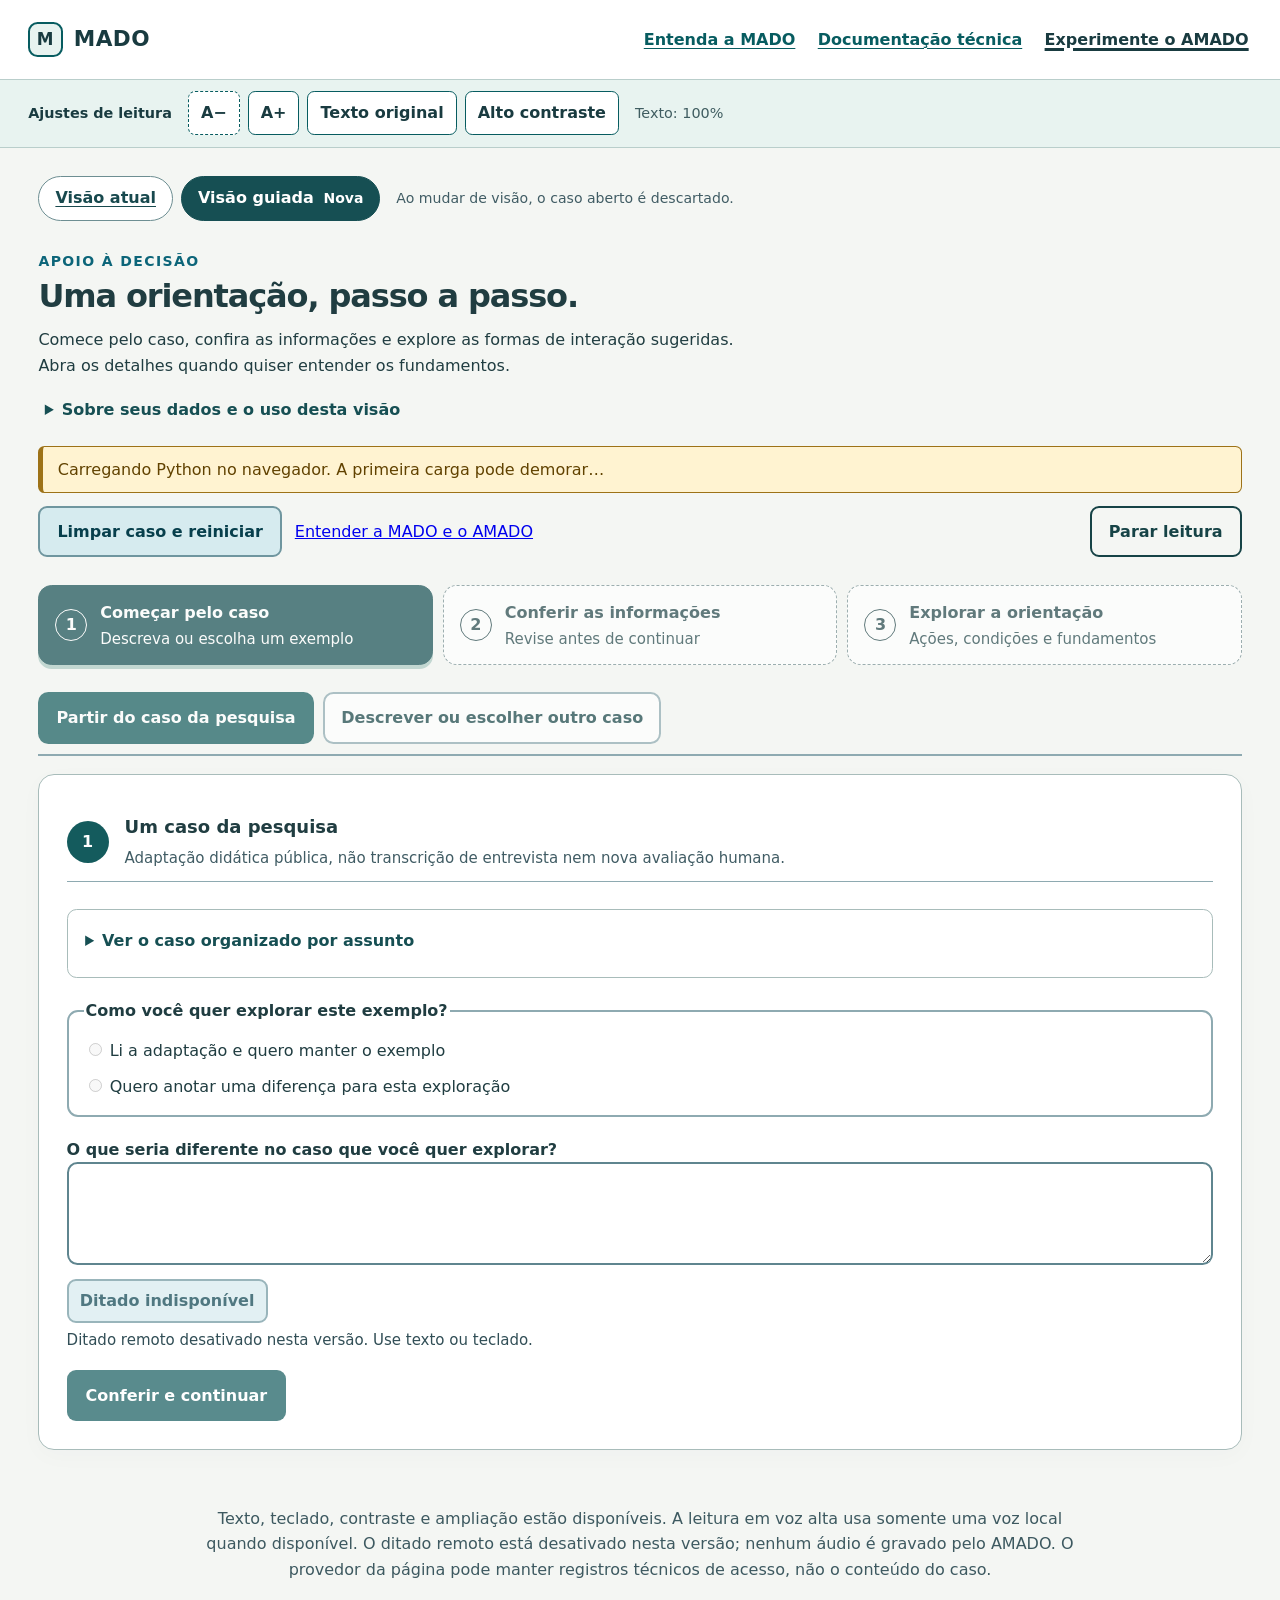
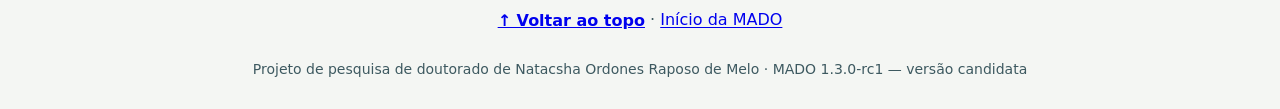
<file: web/amado/guiado.html>
<!doctype html>
<html lang="pt-BR">
<head>
  <meta charset="utf-8">
  <meta name="viewport" content="width=device-width, initial-scale=1">
  <title>AMADO — orientação passo a passo</title>
  <meta name="description" content="Explore como o AMADO consulta a ontologia MADO e constrói uma orientação multimodal com fundamentos rastreáveis, no seu navegador.">
  <meta name="referrer" content="no-referrer">
  <meta name="author" content="Natacsha Ordones Raposo de Melo">
  <link rel="canonical" href="https://natacsham.github.io/MADO/amado/">
  <meta property="og:type" content="website">
  <meta property="og:locale" content="pt_BR">
  <meta property="og:site_name" content="MADO">
  <meta property="og:title" content="AMADO — orientações multimodais fundamentadas">
  <meta property="og:description" content="Organize um caso, consulte conhecimentos representados na MADO e confira os fundamentos de uma orientação multimodal.">
  <meta property="og:url" content="https://natacsham.github.io/MADO/amado/">
  <meta name="twitter:card" content="summary">
  <script type="application/ld+json">
  {"@context":"https://schema.org","@type":"WebPage","@id":"https://natacsham.github.io/MADO/amado/#page","url":"https://natacsham.github.io/MADO/amado/","name":"AMADO — orientações multimodais fundamentadas","description":"Instrumento que consulta a ontologia MADO e compõe orientações dentro dos conhecimentos e padrões representados na base.","inLanguage":"pt-BR","isPartOf":{"@id":"https://natacsham.github.io/MADO/#site"},"author":{"@type":"Person","name":"Natacsha Ordones Raposo de Melo"}}
  </script>
  <link rel="stylesheet" href="./styles.css?v=1.2.0-rc4-ui3-demo-fix2-conexoes">
  <link rel="stylesheet" href="../shell.css">
  <link rel="stylesheet" href="./views.css">
  <link rel="stylesheet" href="./guided.css">
</head>
<body class="guided-view">
  <a class="skip" href="#main">Ir para o conteúdo</a>
  <header id="inicio" class="site-header" tabindex="-1">
    <div class="wrap header-inner">
      <a class="brand" href="../" aria-label="MADO, início"><span class="brand-mark" aria-hidden="true">M</span>MADO</a>
      <nav class="nav" aria-label="Navegação principal">
        <a href="../">Entenda a MADO</a>
        <a href="../ontologia/">Documentação técnica</a>
        <a href="./" aria-current="page">Experimente o AMADO</a>
      </nav>
    </div>
  </header>
  <div class="reading-bar" data-site-accessibility hidden>
    <div class="wrap reading-inner">
      <strong>Ajustes de leitura</strong>
      <div class="reading-actions" role="group" aria-label="Ajustes de leitura">
        <button type="button" data-font-decrease aria-label="Diminuir texto" aria-disabled="true">A−</button>
        <button id="font-button" type="button" data-font-increase aria-label="Aumentar texto">A+</button>
        <button type="button" data-font-reset>Texto original</button>
        <button id="contrast-button" type="button" data-site-contrast aria-pressed="false">Alto contraste</button>
      </div>
      <p class="reading-status" data-reading-status role="status" aria-atomic="true">Texto: 100%</p>
    </div>
  </div>

  <main id="main" tabindex="-1">
    <nav class="view-switch" aria-label="Apresentação do AMADO">
      <a href="./">Visão atual</a>
      <a href="./guiado.html" aria-current="page">Visão guiada <span>Nova</span></a>
      <p>Ao mudar de visão, o caso aberto é descartado.</p>
    </nav>
    <section class="intro" aria-labelledby="page-title">
      <p class="eyebrow">APOIO À DECISÃO</p>
      <h1 id="page-title">Uma orientação, passo a passo.</h1>
      <p class="guide-lead">Comece pelo caso, confira as informações e explore as formas de interação sugeridas. Abra os detalhes quando quiser entender os fundamentos.</p>
      <details class="guide-help"><summary>Sobre seus dados e o uso desta visão</summary><p>O caso fica apenas neste navegador. Atualizar, fechar, limpar ou trocar de caso descarta as informações. Não informe nomes nem dados identificáveis. Esta visão usa a mesma base e o mesmo motor da visão atual; muda apenas a organização da leitura.</p><p>O AMADO reconhece conceitos já representados. Não interpreta qualquer narrativa nem garante resultados de aprendizagem.</p></details>
      <p id="health" class="status" data-state="loading" role="status" aria-atomic="true">Carregando o ambiente de execução…</p>
      <p id="runtime-error" role="alert"></p>
      <div class="actions"><button id="clear-case" class="secondary" type="button">Limpar caso e reiniciar</button><a href="../">Entender a MADO e o AMADO</a></div>
    </section>

    <nav id="guide-progress" class="guide-progress" aria-label="Etapas da orientação" hidden>
      <ol>
        <li><button type="button" data-guide-step="1" aria-current="step"><span class="guide-number" aria-hidden="true">1</span><span><strong>Começar pelo caso</strong><small>Descreva ou escolha um exemplo</small></span></button></li>
        <li><button type="button" data-guide-step="2" aria-disabled="true"><span class="guide-number" aria-hidden="true">2</span><span><strong>Conferir as informações</strong><small>Revise antes de continuar</small></span></button></li>
        <li><button type="button" data-guide-step="3" aria-disabled="true"><span class="guide-number" aria-hidden="true">3</span><span><strong>Explorar a orientação</strong><small>Ações, condições e fundamentos</small></span></button></li>
      </ol>
    </nav>
    <p id="guide-status" class="guide-status" role="status" aria-atomic="true"></p>
    <div class="tabs" role="tablist" aria-label="Forma de uso">
      <button id="known-tab" type="button" role="tab" aria-selected="true" aria-controls="known-panel">Partir do caso da pesquisa</button>
      <button id="free-tab" type="button" role="tab" aria-selected="false" aria-controls="free-panel" tabindex="-1">Descrever ou escolher outro caso</button>
    </div>

    <div id="free-reading-tools" class="reading-tools" hidden>
      <button id="collapse-free-details" class="secondary" type="button">Recolher detalhes</button>
      <span id="free-reading-status" role="status"></span>
    </div>

    <section id="known-panel" role="tabpanel" aria-labelledby="known-tab">
      <details id="reported-step" class="card step-card" open>
        <summary><span class="step-number">1</span><span><strong>Um caso da pesquisa</strong><small>Adaptação didática pública, não transcrição de entrevista nem nova avaliação humana.</small></span></summary>
        <div class="step-content">
          <p id="reported-text" class="lead"></p>
          <details class="guide-help"><summary>Ver o caso organizado por assunto</summary><div id="reported-summary" class="summary-grid"></div></details>
          <fieldset>
            <legend>Como você quer explorar este exemplo?</legend>
            <label><input type="radio" name="reported-confirmation" value="yes"> Li a adaptação e quero manter o exemplo</label>
            <label><input type="radio" name="reported-confirmation" value="no"> Quero anotar uma diferença para esta exploração</label>
          </fieldset>
          <label for="reported-correction">O que seria diferente no caso que você quer explorar?</label>
          <div class="input-with-action"><textarea id="reported-correction" rows="3"></textarea><button class="dictate secondary" type="button" data-target="reported-correction">Ditar</button></div>
          <p class="dictation-status" aria-live="polite"></p>
          <div class="actions"><button id="confirm-reported" type="button">Conferir e continuar</button><span id="reported-status" role="status"></span></div>
        </div>
      </details>

      <details id="organized-step" class="card step-card">
        <summary><span class="step-number">2</span><span><strong>Uma nova situação construída a partir desse caso</strong><small>A pessoa é a mesma, mas a tarefa é diferente: construir coletivamente um recurso digital de História.</small></span></summary>
        <div class="step-content">
          <p class="notice"><strong>O que mudou:</strong> em vez de repetir a apresentação oral do exemplo, esta situação propõe uma produção digital com professora e colegas. A tarefa foi formulada na pesquisa, não criada automaticamente pelo agente. A orientação será construída após a confirmação das condições.</p>
          <p id="organized-text" class="lead"></p>
          <div id="context-summary" class="summary-grid"></div>
          <aside id="known-assumptions" class="notice example-assumptions" hidden><h2>Premissas do exemplo sintético</h2><p>Condições usadas para preparar o exemplo; não são observações de uso. Confira sua pertinência para o caso.</p><ul></ul></aside>
          <label class="confirmation"><input id="mapping-confirmed" type="checkbox"> Esta nova situação é coerente com as características da pessoa e apresenta corretamente a nova atividade, o objetivo, as dificuldades e os recursos disponíveis.</label>
          <details class="foundation">
            <summary>Corrigir ou completar a organização</summary>
            <label for="context-description">Descrição confirmada do caso</label>
            <div class="input-with-action"><textarea id="context-description" rows="4"></textarea><button class="dictate secondary" type="button" data-target="context-description">Ditar</button></div>
            <label for="objective">O que se espera alcançar?</label>
            <div class="input-with-action"><textarea id="objective" rows="2"></textarea><button class="dictate secondary" type="button" data-target="objective">Ditar</button></div>
            <label for="operation">Como a pessoa opera o aplicativo ou conteúdo?</label>
            <textarea id="operation" rows="3" aria-describedby="operation-help"></textarea>
            <p id="operation-help" class="field-help">Descreva quem opera e como. Deixe em branco se isso ainda não foi informado; o agente não atribui um papel por suposição.</p>
            <p class="field-help">Dispositivos e apoios disponíveis podem ser usados agora. Recursos propostos ainda precisam ser preparados e confirmados; não contam como disponíveis.</p>
            <div id="controlled-fields"></div>
            <label class="confirmation"><input id="impediments-verified" type="checkbox"> Verifiquei os impedimentos de uso dos dispositivos e apoios. Se nenhum estiver marcado, confirmo que nenhum impedimento foi identificado.</label>
            <label for="restrictions">Condições ou restrições importantes <span class="optional">(uma por linha)</span></label>
            <textarea id="restrictions" rows="3"></textarea>
          </details>
          <p id="known-resource-review" class="notice" role="status" hidden></p>
          <div class="actions"><button id="generate-known" type="button">Construir orientação multimodal</button><span id="known-status" role="status"></span></div>
        </div>
      </details>
    </section>

    <section id="free-panel" role="tabpanel" aria-labelledby="free-tab" hidden>
      <details id="prepared-scenarios" class="card technical case-examples" open>
        <summary>Começar com um exemplo</summary>
        <p>Escolha um exemplo para conhecer o percurso. São casos sintéticos, não relatos de participantes. As informações serão carregadas para sua revisão; nada será confirmado automaticamente.</p>
        <label for="template-select">Escolha um caso</label><select id="template-select"></select>
      </details>

      <details id="free-narrative-block" class="card macro-block" open>
        <summary><h2>Conte o caso do seu jeito</h2></summary>
        <div class="macro-content">
        <p class="eyebrow">OU ESCREVA SUA SITUAÇÃO</p>
        <details id="free-rationale-guide" class="foundation rationale-guide">
          <summary>Como a MADO chega à orientação — entenda cada elemento</summary>
          <p>Você descreve e confirma o caso. O AMADO consulta o conhecimento representado na MADO, verifica condições e seleciona configurações multimodais já estruturadas na base. A orientação combina as configurações compatíveis; não é uma resposta criada por uma IA de texto.</p>
          <p>As articulações foram construídas e documentadas na pesquisa. O agente as consulta; não cria novas relações entre fontes durante a execução. Quando falta sustentação, a decisão pode ser suspensa.</p>
          <p><strong>Como ler:</strong> a lista abaixo e o caminho da orientação usam a mesma ordem. São elementos conectados, não oito etapas automáticas em sequência. As fontes sustentam o conhecimento e os critérios; não são produzidas no final.</p>
          <ol id="free-rationale-terms" class="rationale-terms"></ol>
          <p class="field-help">Esta explicação pertence à demonstração de outros casos. Ela não modifica a orientação nem constitui uma nova avaliação pela especialista.</p>
        </details>
        <p>Conte quem participa, o que precisa fazer e onde está a dificuldade. O AMADO organiza o que reconhece na base e mostra o que falta; você confere antes de gerar a orientação.</p>
        <label for="free-narrative">Descrição do caso</label>
        <div class="input-with-action"><textarea id="free-narrative" rows="7" placeholder="Conte o que a pessoa quer fazer, qual dificuldade encontra e quais recursos tem disponíveis."></textarea><button class="dictate secondary" type="button" data-target="free-narrative">Ditar</button></div>
        <p class="dictation-status" aria-live="polite"></p>
        <div class="actions"><button id="organize-narrative" type="button">Organizar as informações</button><span id="narrative-status" role="status"></span></div>
        </div>
      </details>

      <details id="free-interpretation" class="card macro-block" hidden open>
        <summary><h2>Confira o que foi identificado</h2></summary>
        <div class="macro-content">
        <p class="notice">A organização é uma hipótese local para confirmação. Ela não diagnostica a pessoa nem completa o que não foi informado.</p>
        <div id="free-summary" class="summary-grid"></div>
        <aside id="free-assumptions" class="notice example-assumptions" hidden><h3>Premissas do exemplo sintético</h3><p>Condições usadas para preparar o exemplo; não são observações de uso. Confira sua pertinência para o caso.</p><ul></ul></aside>
        <p class="field-help">A síntese acompanha suas correções. As funções indicam o que a orientação precisa garantir. São requisitos estruturados para conferência; não são transcrição literal nem interpretação automática completa.</p>
        <div id="free-missing" class="warning" hidden><h3>O que ainda precisa ser informado</h3><ul></ul></div>
        <label class="confirmation"><input id="free-confirmed" type="checkbox"> A organização representa corretamente o caso descrito.</label>
        <details class="foundation"><summary>Corrigir ou completar a organização</summary>
          <label for="free-objective">O que se espera alcançar?</label>
          <textarea id="free-objective" rows="3"></textarea>
          <label for="free-operation">Como a pessoa opera o aplicativo ou conteúdo?</label>
          <textarea id="free-operation" rows="3" aria-describedby="free-operation-help"></textarea>
          <p id="free-operation-help" class="field-help">Descreva quem opera e como. Deixe em branco se isso ainda não foi informado; o agente não atribui um papel por suposição.</p>
          <p class="field-help">Dispositivos e apoios disponíveis podem ser usados agora. Recursos propostos ainda precisam ser preparados e confirmados; não contam como disponíveis.</p>
          <div id="free-controlled-fields"></div>
          <label class="confirmation"><input id="free-impediments-verified" type="checkbox"> Verifiquei os impedimentos de uso dos dispositivos e apoios. Se nenhum estiver marcado, confirmo que nenhum impedimento foi identificado.</label>
          <label for="free-restrictions">Condições ou restrições importantes <span class="optional">(uma por linha)</span></label>
          <textarea id="free-restrictions" rows="3"></textarea>
        </details>
        <p id="free-resource-review" class="notice" role="status" hidden></p>
        <div class="actions"><button id="generate-free" type="button">Construir orientação multimodal</button><span id="free-status" role="status"></span></div>
        </div>
      </details>

    </section>

    <section id="saida" class="card" hidden aria-labelledby="decision-title">
      <p class="eyebrow">ORIENTAÇÃO MULTIMODAL</p>
      <div class="title-row"><h2 id="decision-title" tabindex="-1">O que fazer neste contexto</h2><div><button id="speak-button" class="secondary" type="button">Ouvir resumo</button><button id="stop-speech" class="quiet" type="button">Parar leitura</button><button id="toggle-decision-content" class="secondary" type="button" aria-expanded="true" aria-controls="decision-content" hidden>Recolher orientação</button></div></div>
      <p id="speech-status" role="status"></p>
      <div id="decision-content">
      <div id="decision-status" class="decision-status" role="status"></div>
      <section id="practical-summary" class="practical-summary" aria-labelledby="practical-title">
        <h3 id="practical-title">Sugestão para este caso</h3>
        <p id="practical-headline" class="practical-headline"></p>
        <p class="guide-result-help">Cada bloco mostra uma forma de apoiar a atividade. Confira sua função e a situação dos recursos. Abra para ver como combinar os modos, as condições e as alternativas.</p><div class="guide-expand-tools"><button type="button" id="guide-expand" class="secondary">Abrir todos os blocos</button><button type="button" id="guide-collapse" class="secondary">Recolher todos os blocos</button></div><div id="practical-steps" class="practical-steps"></div>
        <aside class="expected-result" aria-labelledby="expected-title">
          <h4 id="expected-title">O que observar depois da aplicação</h4>
          <p id="expected-result"></p>
          <p id="expected-result-note" class="expected-note"></p>
        </aside>
      </section>

      <details id="orientation-details" class="foundation detailed-orientation">
        <summary>Consultar a orientação completa</summary>
        <div class="detail-actions"><button id="speak-detailed-button" class="secondary" type="button">Ouvir versão detalhada</button></div>
        <p id="orientation" class="orientation"></p>
        <p id="rationale"></p>

        <h3>Como combinar as formas de interação</h3>
        <div id="modal-configuration" class="mode-cards"></div>
        <div class="result-grid">
          <article><h3>Recursos confirmados</h3><ul id="resources"></ul></article>
          <article><h3>Recursos a confirmar</h3><ul id="conditional-resources"></ul></article>
          <article><h3>Condições</h3><ul id="conditions"></ul></article>
          <article><h3>Alternativas</h3><ul id="alternatives"></ul></article>
          <article><h3>Como acompanhar</h3><ul id="monitoring"></ul></article>
        </div>
      </details>
      <div id="missing-box" class="warning"><h3>Informações e ligações a conferir</h3><ul id="missing"></ul></div>

      <details id="depara-details" class="foundation"><summary>Por que estas escolhas fazem sentido para o caso?</summary>
        <p id="depara-reading-order">Condição → significado funcional → articulação → conhecimento → critério → configuração multimodal.</p>
        <div id="depara-table"></div>
      </details>
      <details id="trace-details" class="foundation"><summary>Conferir conhecimentos, critérios e fontes</summary>
        <p id="trace-reading-order">Contexto → função exigida → articulação confirmada → conhecimento → critério → configuração → fonte.</p>
        <div id="free-trace-overview" hidden></div>
        <div id="free-trace-explanation" class="rationale-guide" hidden></div>
        <div class="graph-scroll"><div id="trace-graph"></div></div>
        <div id="trace-table"></div>
      </details>
      <details class="technical"><summary>Aprofundar a análise técnica</summary>
        <p id="technical-summary"></p>
        <h3>Efeito da articulação do conhecimento</h3>
        <div class="delta-grid">
          <article><h4>Se os conhecimentos fossem usados isoladamente</h4><div id="isolated-comparison"></div></article>
          <article class="added"><h4>O que as articulações acrescentaram</h4><div id="articulated-comparison"></div></article>
        </div>
        <h3>Critérios empregados</h3><div id="criteria" class="trace-grid"></div>
        <h3>Conhecimentos, trechos e fontes</h3><div id="knowledge" class="trace-list"></div>
        <h3>Possibilidades não utilizadas</h3><div id="rejected"></div>
      </details>
      <p class="limit"><strong>Limite:</strong> <span id="limit"></span></p>
      </div>
    </section>
  </main>
  <footer>
    Texto, teclado, contraste e ampliação estão disponíveis. A leitura em voz alta usa somente uma voz local quando disponível. O ditado remoto está desativado nesta versão; nenhum áudio é gravado pelo AMADO. O provedor da página pode manter registros técnicos de acesso, não o conteúdo do caso.
    <p><a class="back-top" href="#inicio" data-site-top>↑ Voltar ao topo</a> · <a href="../">Início da MADO</a></p>
    <small class="version-note">Projeto de pesquisa de doutorado de Natacsha Ordones Raposo de Melo · MADO 1.3.0-rc1 — versão candidata</small>
  </footer>
  <noscript><p>O AMADO precisa de JavaScript e WebAssembly para executar as consultas. Você ainda pode <a href="../">ler a explicação da pesquisa</a>.</p></noscript>
  <script type="module" src="./app.js"></script>
  <script type="module" src="./guided.js"></script>
  <script defer src="../site.js"></script>
</body>
</html>
</file>
<file: web/site.css>
:root{color-scheme:light;--ink:#193b40;--muted:#405d61;--teal:#075c60;--teal-dark:#044449;--paper:#f7faf9;--white:#fff;--line:#b9cecb;--soft:#e8f3f0;--gold:#654600;--gold-bg:#fff1c9;--focus:#7030a0;--radius:1rem}
*{box-sizing:border-box}html{scroll-behavior:smooth;scroll-padding-top:1.5rem}body{margin:0;background:var(--paper);color:var(--ink);font-family:system-ui,-apple-system,BlinkMacSystemFont,"Segoe UI",sans-serif;font-size:1.0625rem;line-height:1.7}a{color:var(--teal);text-underline-offset:.2em;text-decoration-thickness:.08em}a:hover{text-decoration-thickness:.15em}a:focus-visible,summary:focus-visible{outline:3px solid var(--focus);outline-offset:5px;border-radius:.15rem}p{margin:.8rem 0 1rem}h1,h2,h3{line-height:1.22;text-wrap:balance}h1{font-size:2.5rem;letter-spacing:-.045em;margin:.8rem 0 1.2rem;max-width:19ch}h2{font-size:2.35rem;letter-spacing:-.025em;margin:0 0 1.1rem}h3{font-size:1.2rem;margin:0 0 .6rem}ul,ol{padding-left:1.4rem}li{margin:.35rem 0}code{font-size:.9em;background:#e9efed;padding:.1em .3em;border-radius:.2em;overflow-wrap:anywhere}strong{font-weight:700}.wrap{max-width:78rem;margin:0 auto;padding-inline:clamp(1.1rem,4vw,3rem)}.skip{position:absolute;z-index:10;left:1rem;top:-10rem;background:var(--white);padding:.8rem 1rem;border:2px solid var(--teal)}.skip:focus{top:1rem}.site-header{background:var(--white);border-bottom:1px solid var(--line)}.header-inner{display:flex;align-items:center;justify-content:space-between;gap:1rem;padding-block:1.1rem}.brand{display:flex;align-items:center;gap:.7rem;text-decoration:none;color:var(--ink);font-size:1.35rem;font-weight:780;letter-spacing:.02em}.brand-mark{width:2.15rem;height:2.15rem;border:2px solid var(--teal);border-radius:.6rem;display:grid;place-items:center;background:var(--soft);font-size:1.05rem}.nav{display:flex;align-items:center;flex-wrap:wrap;gap:.25rem 1rem}.nav a{display:inline-block;padding:.5rem .2rem;font-size:.98rem;font-weight:600}.nav a[aria-current=page]{color:var(--ink);text-decoration-thickness:.18em}.eyebrow{font-size:.84rem;font-weight:750;letter-spacing:.1em;text-transform:uppercase;color:var(--teal);margin-bottom:.7rem}.hero{padding-block:clamp(2.5rem,6vw,5.6rem)}.hero-grid{display:grid;grid-template-columns:minmax(0,1.45fr) minmax(16rem,.8fr);gap:clamp(2rem,5vw,5rem);align-items:center}.lead{font-size:1.2rem;max-width:56ch;color:var(--muted)}.author{font-size:.98rem;color:var(--muted);margin-top:1.5rem;max-width:58ch}.actions{display:flex;gap:.8rem;flex-wrap:wrap;margin-top:1.6rem}.button{display:inline-flex;align-items:center;justify-content:center;text-align:center;min-height:3rem;padding:.7rem 1.15rem;border-radius:.5rem;font-weight:700;text-decoration:none;background:var(--teal);color:var(--white);border:2px solid var(--teal)}.button:hover{background:var(--teal-dark);border-color:var(--teal-dark)}.button.secondary{background:var(--white);color:var(--teal)}.button.secondary:hover{background:var(--soft)}.version{display:inline-block;background:var(--gold-bg);color:var(--gold);border:1px solid #9b7b29;border-radius:2rem;padding:.25rem .7rem;font-size:.87rem;font-weight:650}.section{padding-block:clamp(2.4rem,5vw,4.2rem);border-top:1px solid var(--line)}.section.white{background:var(--white)}.section-head{max-width:66ch;margin-bottom:2rem}.section-head p{color:var(--muted)}.cards{display:grid;grid-template-columns:repeat(3,minmax(0,1fr));gap:1.2rem}.card{padding:1.5rem;border:1px solid var(--line);border-radius:var(--radius);background:var(--white)}.card p{color:var(--muted);margin-bottom:.6rem}.card .num{display:inline-flex;align-items:center;justify-content:center;width:2.3rem;height:2.3rem;font-size:.95rem;font-weight:750;color:var(--teal);background:var(--soft);border-radius:.6rem;margin-bottom:1rem}.note{padding:1rem 1.2rem;border-left:4px solid var(--teal);background:var(--soft);border-radius:0 .5rem .5rem 0}.note p:first-child{margin-top:0}.note p:last-child{margin-bottom:0}.micro{font-size:.95rem;color:var(--muted)}.mini-flow{list-style:none;padding:1.5rem;margin:0;border:1px solid var(--line);border-radius:var(--radius);background:var(--white);box-shadow:0 .7rem 2rem #153f3910}.mini-flow li{position:relative;margin:0;padding:0 0 1.7rem 2.4rem}.mini-flow li:last-child{padding-bottom:0}.mini-flow li::before{content:"";position:absolute;left:.4rem;top:.55rem;width:.65rem;height:.65rem;background:var(--teal);border:2px solid var(--white);border-radius:50%;outline:1px solid var(--teal)}.mini-flow li:not(:last-child)::after{content:"";position:absolute;left:.7rem;top:1.3rem;bottom:.4rem;border-left:1px solid var(--line)}.mini-flow strong{display:block}.mini-flow span{display:block;font-size:.95rem;color:var(--muted)}.steps{list-style:none;padding:0;counter-reset:steps;display:grid;gap:.8rem}.steps li{counter-increment:steps;display:grid;grid-template-columns:2.5rem minmax(0,1fr);gap:1rem;background:var(--white);padding:1.2rem;border:1px solid var(--line);border-radius:.7rem;margin:0}.steps li::before{content:counter(steps);width:2.4rem;height:2.4rem;display:grid;place-items:center;background:var(--soft);border-radius:50%;color:var(--teal);font-weight:750}.steps p{margin:.2rem 0}.split{display:grid;grid-template-columns:minmax(0,1fr) minmax(0,1fr);gap:2rem}.reading{max-width:73ch}.terms{display:grid;grid-template-columns:repeat(2,minmax(0,1fr));gap:1rem;margin:0}.terms>div{background:var(--white);border:1px solid var(--line);border-radius:.7rem;padding:1.3rem}.terms dt{font-weight:750;margin-bottom:.5rem}.terms dd{margin:0;color:var(--muted)}.technical{display:block;margin-top:.4rem;font-size:.85rem;overflow-wrap:anywhere;color:var(--muted)}details{border:1px solid var(--line);border-radius:.7rem;background:var(--white);margin:1rem 0;padding:0 1.2rem}summary{cursor:pointer;padding:1.1rem .2rem;font-weight:700;min-height:3rem}details[open]{padding-bottom:.8rem}details[open] summary{border-bottom:1px solid var(--line);margin-bottom:.8rem}.download-list{list-style:none;padding:0}.download-list li{border-bottom:1px solid var(--line);padding:.8rem 0}.download-list a{font-weight:650;display:inline-block;padding:.25rem 0}.download-list span{display:block;font-size:.93rem;color:var(--muted)}.breadcrumb{padding-block:1.3rem;font-size:.93rem}.breadcrumb ol{display:flex;flex-wrap:wrap;gap:.5rem;list-style:none;padding:0;margin:0}.breadcrumb li+li::before{content:"/";padding-right:.5rem;color:var(--muted)}.page-title{padding-block:1.5rem 3rem}.page-title h1{max-width:24ch;font-size:2.5rem}.link-list{display:flex;flex-wrap:wrap;gap:.6rem 1.5rem;list-style:none;padding:0}.link-list a{display:inline-block;padding:.4rem 0}.site-footer{border-top:1px solid var(--line);padding-block:2rem;background:var(--white);font-size:.92rem;color:var(--muted)}.footer-grid{display:flex;align-items:start;justify-content:space-between;flex-wrap:wrap;gap:1.4rem}.site-footer p{max-width:65ch;margin:.25rem 0}.site-footer a{padding:.3rem 0;display:inline-block}
body{overflow-wrap:anywhere}
.home-page .wrap{max-width:90rem;padding-inline:clamp(1rem,2.2vw,2rem)}
.home-page .hero{padding-block:2.75rem}
.home-page .hero-grid{grid-template-columns:minmax(0,1.25fr) minmax(0,1fr);gap:2.5rem;align-items:center}
.home-page h1{font-size:2.5rem;letter-spacing:-.025em;max-width:26ch;line-height:1.18}
.home-page .lead{font-size:1.2rem;max-width:57ch}
.home-page .author{max-width:65ch;margin-top:1.25rem}
.home-page .steps{grid-template-columns:repeat(2,minmax(0,1fr));gap:1rem}
.home-page .steps li{align-content:start}
.visually-hidden{position:absolute;width:1px;height:1px;padding:0;margin:-1px;overflow:hidden;clip-path:inset(50%);white-space:nowrap;border:0}
.curation-note{border-inline-start:4px solid var(--teal);background:var(--soft);margin:.75rem 0}
.curation-note p{margin:.5rem 0}
.uml-sequence{margin:1rem 0 .75rem}
.uml-sequence figcaption{display:flex;flex-wrap:wrap;gap:.3rem 1rem;margin-bottom:.65rem;color:var(--muted)}
.uml-sequence figcaption strong{color:var(--ink)}
.uml-scroll{max-width:100%;overflow:auto;background:var(--white);border-radius:.35rem}
.uml-scroll:focus-visible{outline:3px solid var(--focus);outline-offset:3px}
/* Keep the UML legible rather than shrinking its text on a narrow screen.
   The adjacent native disclosure provides the same sequence without panning. */
.uml-diagram{display:block;width:75rem;height:auto;max-width:none;margin-inline:auto;color:var(--ink);font-family:inherit}
.uml-diagram text{fill:currentColor;font-size:17px}
.uml-frame,.uml-frame-tab{fill:none;stroke:var(--muted);stroke-width:1.4}
.uml-participants rect{fill:var(--soft);stroke:var(--teal);stroke-width:1.5}
.uml-participants text{text-anchor:middle;font-weight:700}
.uml-participants .uml-actor{font-size:14px;font-weight:400}
.uml-lifeline{fill:none;stroke:var(--muted);stroke-width:1.3;stroke-dasharray:6 5}
.uml-activation{fill:var(--soft);stroke:var(--teal);stroke-width:1.5}
.uml-message,.uml-call,.uml-reply{fill:none;stroke:var(--teal);stroke-width:1.7}
.uml-message,.uml-reply{marker-end:url(#uml-open)}
.uml-call{marker-end:url(#uml-filled)}
.uml-reply,.uml-divider{stroke-dasharray:6 4}
.uml-divider{stroke:var(--muted);stroke-width:1.3}
.uml-arrow-open{fill:none;stroke:var(--teal);stroke-width:1.5}
.uml-arrow-filled{fill:var(--teal);stroke:var(--teal)}
.uml-messages text,.uml-result-label,.uml-output-label{text-anchor:middle;paint-order:stroke;stroke:var(--white);stroke-width:5px;stroke-linejoin:round}
.uml-guard{font-style:italic;paint-order:stroke;stroke:var(--white);stroke-width:5px}
.uml-frame-label{font-weight:700}
.uml-legend{margin:.5rem 0 0;color:var(--muted);font-size:.9375rem}
.sequence-text{margin:.75rem 0}
.sequence-text ol{margin:.75rem 0}
.sequence-text li{margin:.6rem 0}
.execution-limit{margin:.75rem 0 1rem;color:var(--muted)}
@media(max-width:52rem){.home-page .hero-grid{grid-template-columns:1fr;gap:1.5rem}.home-page .mini-flow{max-width:none}.home-page .steps{grid-template-columns:1fr}.home-page h1{font-size:2rem;max-width:26ch}.home-page .hero{padding-block:2rem}}
@media(forced-colors:active){.uml-diagram{color:CanvasText;--ink:CanvasText;--muted:CanvasText;--teal:CanvasText;--soft:Canvas;--white:Canvas}.uml-scroll{background:Canvas}.uml-scroll:focus-visible{outline-color:Highlight}.curation-note{border-color:CanvasText}}
@media print{.home-page h1{font-size:25pt}.home-page .hero-grid,.home-page .steps{display:block}.home-page .steps li{break-inside:avoid;margin:.7rem 0}.uml-scroll{overflow:visible}.uml-diagram{width:100%;max-width:100%}.uml-sequence,.curation-note{break-inside:avoid}}
.research-problem{padding-block:clamp(1.75rem,3vw,2.75rem)}
.problem-head{max-width:none;margin-bottom:1.3rem}
.problem-head h2{max-width:40ch;font-size:2.2rem;margin-bottom:0}
.problem-head .eyebrow{margin-top:0}
.problem-grid{display:grid;grid-template-columns:repeat(3,minmax(0,1fr));gap:1rem}
.problem-block{min-width:0;padding:1.2rem 1.25rem;border:1px solid var(--line);border-radius:.7rem;background:var(--paper)}
.problem-block h3{font-size:1.1rem}
.problem-block p{margin:.65rem 0 0;color:var(--muted)}
@media(max-width:52rem){.problem-grid{grid-template-columns:1fr}h1,.page-title h1{font-size:2rem}h2,.problem-head h2{font-size:1.65rem}.lead{font-size:1.1rem}}
@media(forced-colors:active){.problem-block{border-color:CanvasText}}
@media print{.problem-grid{display:block}.problem-block{break-inside:avoid;margin:.7rem 0}}
/* Emphasis adds no hidden content and does not turn static cards into controls. */
.card,.steps li,.mini-flow{transition:border-color .18s ease,box-shadow .18s ease}
.card:focus-within,.steps li:focus-within{border-color:var(--teal);box-shadow:0 .4rem 1rem #153f3914}
@media(hover:hover) and (pointer:fine){.card:hover,.steps li:hover,.mini-flow:hover{border-color:var(--teal);box-shadow:0 .4rem 1rem #153f3914}}
a,summary,button{cursor:pointer}
.technical-page .wrap{max-width:90rem;padding-inline:clamp(1rem,2.2vw,2rem)}
.technical-page .section{padding-block:1.4rem}
.technical-page .page-title{padding-block:.25rem 1.1rem}
.technical-page .page-title h1,.technical-page .section-head,.technical-page .lead{max-width:none}
.technical-page h1,.technical-page h2{text-wrap:wrap}
.technical-page .section-head{margin-bottom:.8rem}
.technical-page .section-head p{margin:.5rem 0}
.technical-page .link-list{margin:.5rem 0 0;gap:.25rem 1.5rem}
.technical-page .breadcrumb{padding-block:.8rem}
.technical-page .concept-grid summary{min-height:3.5rem;padding-block:.75rem}
.technical-page .technology-details{margin:.75rem 0}
.concept-grid{display:grid;grid-template-columns:repeat(3,minmax(0,1fr));gap:.8rem;align-items:start}
.concept-grid details{margin:0;padding-inline:1rem;transition:border-color .18s ease,box-shadow .18s ease}
.concept-grid summary{min-height:4.5rem;align-content:center}
.concept-grid details:hover,.concept-grid details:focus-within{border-color:var(--teal);box-shadow:0 .3rem .8rem #153f3918}
.concept-grid details[open]{padding-bottom:1rem}
.concept-grid code{display:block;overflow-wrap:anywhere}
.model-relations,.implementation-list{margin:1rem 0}
.model-relations>div,.implementation-list>div{display:grid;grid-template-columns:minmax(10rem,1fr) minmax(0,2fr);gap:.4rem 1.2rem;padding:.75rem 0;border-bottom:1px solid var(--line)}
.model-relations dt,.implementation-list dt{font-weight:700}
.model-relations dd,.implementation-list dd{margin:0}
@media(max-width:52rem){.concept-grid{grid-template-columns:repeat(2,minmax(0,1fr))}}
@media(max-width:36rem){.concept-grid,.model-relations>div,.implementation-list>div{grid-template-columns:1fr}.concept-grid summary{min-height:3rem}}
.reading-bar{background:var(--soft);border-bottom:1px solid var(--line)}
.reading-inner{display:flex;align-items:center;flex-wrap:wrap;gap:.65rem 1rem;padding-block:.7rem;font-size:.9rem}
.reading-actions{display:flex;align-items:center;flex-wrap:wrap;gap:.5rem}
.reading-actions button{font:inherit;font-weight:650;line-height:1.4;min-width:2.75rem;min-height:2.75rem;padding:.55rem .75rem;border:1px solid var(--teal);border-radius:.45rem;background:var(--white);color:var(--ink);cursor:pointer}
.reading-actions button:hover{background:var(--paper)}
.reading-actions button[aria-pressed=true]{background:var(--teal);color:var(--white)}
.reading-actions button[aria-disabled=true]{border-style:dashed;cursor:default}
button:focus-visible{outline:3px solid var(--focus);outline-offset:4px}
.reading-status{min-width:6.5em;margin:0;color:var(--muted)}
.back-top{display:inline-flex;align-items:center;gap:.4rem;min-height:2.75rem;padding:.5rem 0;font-weight:650}
html[data-contrast=high]{--ink:#000;--muted:#202020;--teal:#003a4b;--teal-dark:#001e28;--paper:#fff;--white:#fff;--line:#333;--soft:#edf5f6;--gold:#000;--gold-bg:#fff;--focus:#702000}
html[data-contrast=high] code{background:var(--soft)}
html[data-contrast=high] .mini-flow{box-shadow:none}
[hidden]{display:none!important}
@media(max-width:52rem){.hero-grid,.split{grid-template-columns:1fr}.cards{grid-template-columns:1fr}.hero-grid{gap:2rem}.mini-flow{max-width:40rem}.header-inner{align-items:start;flex-wrap:wrap}.terms{grid-template-columns:1fr}.nav{gap:.1rem .8rem}h1{max-width:22ch}}
@media(max-width:25rem){.wrap{padding-inline:1rem}.card{padding:1.1rem}.actions{flex-direction:column}.nav{width:100%;justify-content:space-between}.nav a{font-size:.92rem}.steps li{gap:.6rem;padding:1rem}.mini-flow{padding:1.2rem}}
@media(prefers-reduced-motion:reduce){html{scroll-behavior:auto}*,*::before,*::after{animation:none!important;transition:none!important}}
@media(forced-colors:active){.card,.note,.mini-flow,.terms>div,details,.version,.button{border:1px solid CanvasText}.mini-flow li::before{background:CanvasText;outline-color:CanvasText}.mini-flow li:not(:last-child)::after{border-color:CanvasText}.button{color:LinkText}.button:focus-visible,a:focus-visible,summary:focus-visible{outline-color:Highlight}}
@media print{.site-header,.skip,.actions,.site-footer nav{display:none}body{background:white;color:black;font-size:11pt}.wrap{max-width:none;padding:0}.section{padding-block:1.2rem}.hero{padding-block:1rem}.hero-grid,.cards,.split,.terms{display:block}.card,.terms>div{break-inside:avoid;margin:.7rem 0}.mini-flow{box-shadow:none}.version{border:1px solid black}a{color:black}h1{font-size:25pt}h2{font-size:18pt}}
@media(forced-colors:active){.reading-actions button{border-color:ButtonText;color:ButtonText;background:ButtonFace}.reading-actions button[aria-pressed=true]{background:Highlight;color:HighlightText}.reading-actions button:focus-visible{outline-color:Highlight}}
@media print{.reading-bar,.back-top{display:none}}
</file>
<file: web/shell.css>
/* Shared navigation and reading controls. No application styles are imported. */
.site-header, .reading-bar {
  --shell-ink: #193b40;
  --shell-muted: #405d61;
  --shell-accent: #075c60;
  --shell-line: #b9cecb;
  --shell-soft: #e8f3f0;
  --shell-white: #fff;
  --shell-focus: #7030a0;
  font-family: system-ui, -apple-system, BlinkMacSystemFont, "Segoe UI", sans-serif;
  line-height: 1.5;
  color: var(--shell-ink);
  overflow-wrap: anywhere;
}
.site-header { background: var(--shell-white); border-bottom: 1px solid var(--shell-line); }
.site-header .wrap, .reading-bar .wrap {
  width: 100%; max-width: 90rem; margin: 0 auto;
  padding-inline: clamp(1rem, 2.2vw, 2rem);
}
.site-header .header-inner {
  display: flex; align-items: center; justify-content: space-between;
  flex-wrap: wrap; gap: 1rem; padding-block: 1.1rem;
}
.site-header .brand {
  display: inline-flex; align-items: center; gap: .7rem;
  text-decoration: none; color: var(--shell-ink);
  font-size: 1.35rem; font-weight: 780; letter-spacing: .02em;
}
.site-header .brand-mark {
  width: 2.15rem; height: 2.15rem; flex: 0 0 2.15rem;
  border: 2px solid var(--shell-accent); border-radius: .6rem;
  display: grid; place-items: center; background: var(--shell-soft); font-size: 1.05rem;
}
.site-header .nav { display: flex; align-items: center; flex-wrap: wrap; gap: .25rem 1rem; }
.site-header .nav a {
  display: inline-flex; align-items: center; min-height: 2.75rem;
  padding: .5rem .2rem; color: var(--shell-accent); font-size: 1rem;
  font-weight: 600; text-underline-offset: .2em; text-decoration-thickness: .08em;
}
.site-header .nav a:hover { text-decoration-thickness: .15em; }
.site-header .nav a[aria-current=page] { color: var(--shell-ink); text-decoration-thickness: .18em; }
.reading-bar { background: var(--shell-soft); border-bottom: 1px solid var(--shell-line); }
.reading-bar .reading-inner {
  display: flex; align-items: center; flex-wrap: wrap; gap: .65rem 1rem;
  padding-block: .7rem; font-size: .9rem;
}
.reading-bar .reading-actions { display: flex; align-items: center; flex-wrap: wrap; gap: .5rem; }
.reading-bar .reading-actions button {
  font: inherit; font-size: 1rem; font-weight: 650; line-height: 1.4;
  min-width: 2.75rem; min-height: 2.75rem; padding: .55rem .75rem;
  border: 1px solid var(--shell-accent); border-radius: .45rem;
  background: var(--shell-white); color: var(--shell-ink); cursor: pointer;
}
.reading-bar .reading-actions button:hover { background: #f7faf9; }
.reading-bar .reading-actions button[aria-pressed=true] { background: var(--shell-accent); color: var(--shell-white); }
.reading-bar .reading-actions button[aria-disabled=true] { border-style: dashed; cursor: default; }
.reading-bar .reading-status { min-width: 6.5em; margin: 0; color: var(--shell-muted); }
.site-header a:focus-visible, .reading-bar button:focus-visible {
  outline: 3px solid var(--shell-focus); outline-offset: 4px; border-radius: .15rem;
}
html[data-contrast=high] .site-header, html[data-contrast=high] .reading-bar {
  --shell-ink: #000; --shell-muted: #202020; --shell-accent: #003a4b;
  --shell-line: #333; --shell-soft: #edf5f6; --shell-focus: #702000;
}
@media (max-width: 25rem) {
  .site-header .wrap, .reading-bar .wrap { padding-inline: 1rem; }
  .site-header .nav { width: 100%; gap: .25rem .8rem; }
  .site-header .nav a { font-size: 1rem; }
}
@media (forced-colors: active) {
  .site-header, .reading-bar { border-color: CanvasText; }
  .site-header a { color: LinkText; }
  .reading-bar .reading-actions button { border-color: ButtonText; color: ButtonText; background: ButtonFace; }
  .reading-bar .reading-actions button[aria-pressed=true] { background: Highlight; color: HighlightText; }
  .site-header a:focus-visible, .reading-bar button:focus-visible { outline-color: Highlight; }
}
@media print { .site-header, .reading-bar { display: none; } }
</file>
<file: web/amado/styles.css>
:root {
  font-family: system-ui, "Segoe UI", sans-serif;
  color: #142f37;
  background: #f3f7f8;
  line-height: 1.6;
  font-size: 100%;
  --primary: #075b70;
  --primary-dark: #063d4a;
  --surface: #fff;
  --border: #8eaab1;
  --soft: #e7f4f6;
  --warning: #fff3c4;
  --focus: #bd4b00;
  --added: #f1eaff;
}
* { box-sizing: border-box; }
[hidden] { display: none !important; }
button:disabled { cursor: not-allowed; opacity: .7; }
main > *, .card, .intro, .step-content, .input-with-action > *, .title-row > * { min-width: 0; }
textarea, select { max-width: 100%; }
#runtime-error:empty, #speech-status:empty { display: none; }
#runtime-error { border: 2px solid #a32929; padding: .75rem; color: #7d1818; background: #fff4f4; }
.topbar .quiet { color: #fff; }
.topbar :focus-visible { outline-color: #fff; }
#stop-speech { color: var(--primary-dark); }
#stop-speech:hover { color: #fff; }
@media (prefers-reduced-motion: reduce) {
  html { scroll-behavior: auto !important; }
  *, *::before, *::after { animation: none !important; transition: none !important; scroll-behavior: auto !important; }
}
@media (max-width: 520px) {
  .tabs { flex-wrap: wrap; }
  .input-with-action { grid-template-columns: minmax(0,1fr); }
  .title-row > div { display:flex; flex-wrap:wrap; gap:.5rem; }
  .intro, .card { overflow-wrap:anywhere; }
}
html { scroll-behavior: smooth; }
body { margin: 0; font-size: 1rem; font-weight: 400; }
button, input, select, textarea { font: inherit; }
input, select, textarea { font-size: 1rem; font-weight: 400; }
select, textarea { min-height: 44px; }
summary { min-height: 44px; }
small { font-size: .9375rem; }
strong, b { font-weight: 700; }
button, input, select, textarea, summary, a { outline-offset: 4px; }
:focus-visible { outline: 4px solid var(--focus); }
.skip { position: absolute; left: -9999px; }
.skip:focus { left: 12px; top: 12px; background: #fff; padding: 10px; z-index: 50; }
.topbar {
  background: var(--primary-dark); color: #fff; padding: 16px max(20px, calc((100% - 1120px) / 2));
  display: flex; flex-wrap: wrap; justify-content: space-between; gap: 20px; align-items: center;
}
.project-nav { display: flex; flex-wrap: wrap; gap: .4rem 1rem; }
.project-nav a { color: #fff; display: inline-flex; align-items: center; min-height: 2.75rem; text-underline-offset: .2em; font-weight: 650; }
.back-top { display: inline-flex; align-items: center; min-height: 2.75rem; font-weight: 650; }
@media (forced-colors: active) { .project-nav a { color: LinkText; } }
.topbar > div:first-child { display: flex; flex-direction: column; }
.topbar strong { font-size: 1.4rem; }
.topbar span { opacity: .95; }
.top-actions { display: flex; gap: 8px; flex-wrap: wrap; }
main { max-width: 1120px; margin: 28px auto; padding: 0 20px; display: grid; gap: 20px; }
.intro, .card { background: var(--surface); border: 2px solid #b4c9ce; border-radius: 16px; padding: 28px; box-shadow: 0 8px 26px #0b45500d; }
.intro { background: linear-gradient(135deg, #fff, #e9f6f8); }
h1, h2, h3, h4 { line-height: 1.25; font-weight: 700; }
/* rem-only headings scale with the reading control, including at 200%. */
h1 { font-size: 2rem; margin: .25rem 0 .7rem; }
h2 { font-size: 1.5rem; margin: .25rem 0 1rem; }
h3 { font-size: 1.125rem; }
h4 { font-size: 1rem; }
.eyebrow { font-size: .875rem; letter-spacing: .1em; font-weight: 700; color: #0c6579; margin: 0; }
.notice, .status { border-left: 5px solid var(--primary); padding: .75rem 1rem; background: var(--soft); }
/* Readiness is conveyed by the live text as well as color. */
#health { border-radius: .4rem; border: 1px solid #a7c5b9; border-left-width: 5px; }
#health[data-state="loading"] { color: #614200; background: #fff3d1; border-color: #9d7217; }
#health[data-state="ready"] { color: #164f3e; background: #e6f4ed; border-color: #47836d; }
#health[data-state="error"] { color: #7d1818; background: #fff4f4; border-color: #a32929; }
.high-contrast #health { color: #000; border-color: #111; }
@media (forced-colors: active) { #health[data-state] { color: CanvasText; background: Canvas; border-color: CanvasText; } }
.tabs { display: flex; gap: 8px; border-bottom: 2px solid var(--border); padding-bottom: 10px; }
.tabs button[aria-selected="false"] { background: #fff; color: var(--primary-dark); border: 2px solid var(--border); }
.lead { font-size: 1rem; font-weight: 400; }
.step-card { padding: 0; margin-bottom: 20px; }
.step-card > summary { list-style: none; display: flex; gap: 16px; align-items: center; cursor: pointer; padding: 22px 26px; }
.step-card > summary::-webkit-details-marker { display: none; }
.step-card > summary strong { display: block; font-size: 1.125rem; }
.step-card > summary small { display: block; font-weight: 400; color: #405c64; margin-top: 4px; }
.step-number { display: grid; place-items: center; min-width: 42px; height: 42px; border-radius: 50%; background: var(--primary); color: #fff; font-weight: 700; }
.step-content { border-top: 1px solid var(--border); padding: 24px 28px; }
.summary-grid, .result-grid, .delta-grid { display: grid; grid-template-columns: repeat(2, minmax(0, 1fr)); gap: 14px; }
.summary-grid article, .result-grid article, .delta-grid > article, .mode-card { border: 1px solid var(--border); border-radius: 12px; padding: 15px; background: #fff; }
.summary-grid h3 { margin: .1rem 0 .55rem; color: var(--primary-dark); }
.summary-grid p { margin: .25rem 0; }
.delta-grid { margin: 22px 0; }
.delta-grid > .added { background: var(--added); border-color: #a88fcf; }
.delta-item { border-top: 1px solid var(--border); padding: 10px 0; }
.delta-item:first-child { border-top: 0; }
.delta-item p { margin: .25rem 0; }
.delta-item small { text-transform: capitalize; color: #536970; }
fieldset { display: grid; gap: 10px; border: 2px solid var(--border); border-radius: 11px; margin: 20px 0; padding: 15px; }
legend, label { font-weight: 700; }
label { display: block; margin-top: 16px; }
fieldset label, .confirmation { font-weight: 400; margin: 0; }
.confirmation { display: block; background: var(--soft); border: 1px solid var(--border); border-radius: 10px; padding: 14px; margin: 18px 0; }
.optional { font-weight: 400; color: #485f66; }
textarea, select { width: 100%; border: 2px solid #5f858f; border-radius: 9px; padding: 11px; background: #fff; color: #102f36; }
textarea:focus, select:focus { border-color: var(--primary); }
.input-with-action { display: grid; grid-template-columns: 1fr auto; gap: 9px; align-items: start; }
.actions, .title-row { display: flex; align-items: center; justify-content: space-between; gap: 15px; flex-wrap: wrap; margin-top: 18px; }
button, .button-link { border: 2px solid transparent; border-radius: 9px; background: var(--primary); color: #fff; min-height: 44px; padding: 11px 17px; font-weight: 700; cursor: pointer; text-decoration: none; display: inline-block; }
#toggle-decision-content[hidden] { display: none; }
button:hover, .button-link:hover { background: var(--primary-dark); }
button.secondary, .button-link.secondary { background: #d6ebef; color: #073f4c; border-color: #6f969f; }
.quiet { background: transparent; border-color: currentColor; }
.dictate { min-width: 95px; }
.dictation-status { min-height: 1.5em; color: #314e56; }
.controlled, .foundation, .technical, .exports { margin-top: 18px; border: 1px solid var(--border); border-radius: 10px; padding: 11px; }
.controlled summary, .foundation summary, .technical summary, .exports summary { cursor: pointer; font-weight: 700; padding: 6px; }
.controlled > summary { display: flex; flex-direction: column; gap: 3px; }
.selection-preview { color: #405c64; font-weight: 400; }
.choices { display: grid; grid-template-columns: repeat(2, minmax(0, 1fr)); gap: 12px; margin-top: 12px; }
.choice-group { border: 1px solid #b9cdd2; border-radius: 10px; padding: 12px; background: #f8fbfc; }
.choice-group h4 { margin: 0 0 8px; color: var(--primary-dark); }
.choices label { margin: 0; font-weight: 400; padding: 8px; border-radius: 8px; border: 1px solid transparent; }
.choices label:has(input:checked) { background: #d9f0f3; border-color: #65949f; }
.choices small { display: block; margin-left: 26px; color: #445f66; font-size: 1rem; }
.orientation { font-size: 1rem; font-weight: 400; border-left: 7px solid var(--primary); padding: 16px 20px; background: var(--soft); white-space: pre-line; }
.practical-summary { margin: 20px 0; border: 2px solid #76a6b0; border-radius: 14px; padding: 22px; background: #f7fcfd; }
.practical-summary > h3 { margin: 0 0 8px; color: var(--primary-dark); font-size: 1.125rem; }
.practical-headline { margin: 0 0 18px; font-size: 1rem; font-weight: 400; max-width: 75ch; }
.practical-steps { display: grid; grid-template-columns: repeat(2, minmax(0, 1fr)); gap: 12px; }
.practical-step { border: 1px solid var(--border); border-radius: 11px; padding: 14px 16px; background: #fff; }
.practical-step h4 { margin: 0 0 7px; color: var(--primary-dark); }
.practical-step p, .practical-step ul { margin: 0; }
.practical-step ul { padding-left: 1.2rem; }
.practical-step li + li { margin-top: 7px; }
.mode-pills { display: flex; gap: 7px; flex-wrap: wrap; margin-bottom: 9px; }
.mode-pill { background: #d8eef2; color: #073f4c; border: 1px solid #6f969f; border-radius: 999px; padding: 3px 9px; font-size: 1rem; font-weight: 700; }
.availability { border-top: 1px solid #c5d8dc; margin-top: 12px !important; padding-top: 9px; font-size: 1rem; }
.summary-more { margin-top: 10px; }
.summary-more summary { color: var(--primary-dark); cursor: pointer; font-weight: 700; }
.expected-result { margin-top: 16px; padding: 14px 17px; border-left: 6px solid #6f3c8f; background: #f4edfa; }
.expected-result h4 { margin: 0 0 6px; }
.expected-result p { margin: 5px 0; }
.expected-note { font-size: 1rem; color: #4b3c55; }
.resource-state { display: inline-block; border-radius: 999px; padding: 1px 7px; font-size: 1rem; font-weight: 700; }
.resource-state.available { background: #dff2e5; color: #124f2a; }
.resource-state.unknown { background: #fff0bd; color: #664700; }
.resource-state.blocked { background: #fbe2dc; color: #7d1d08; }
.detailed-orientation { margin-top: 20px; }
.detail-actions { display: flex; justify-content: flex-end; margin: 8px 0 12px; }
.decision-status { display: inline-block; border-radius: 999px; padding: 6px 13px; font-weight: 700; background: #dff2e5; color: #124f2a; }
.decision-status.suspended { background: #fff0bd; color: #664700; }
.mode-cards { display: grid; grid-template-columns: repeat(2, minmax(0, 1fr)); gap: 12px; margin: 18px 0; }
.mode-card h3 { margin: .25rem 0; }
.mode-card .role { text-transform: uppercase; color: #0c6275; font-size: 1rem; font-weight: 700; }
.mode-card > small { display: block; margin-top: 12px; color: #4b6067; text-transform: capitalize; font-size: 1rem; }
.mode-more { margin-top: 12px; border-top: 1px solid var(--border); padding-top: 8px; }
.mode-more summary { cursor: pointer; font-weight: 700; color: var(--primary-dark); }
.mode-more p { margin: .65rem 0; }
.warning { background: var(--warning); border: 2px solid #c89d1e; border-radius: 10px; padding: 13px 18px; margin: 16px 0; }
.trace-grid { display: grid; grid-template-columns: repeat(2, minmax(0, 1fr)); gap: 10px; }
.trace-grid article, .trace-list details { border: 1px solid var(--border); border-radius: 9px; padding: 12px; }
.trace-list details { margin: 9px 0; }
.graph-scroll, .table-scroll { overflow: auto; border: 1px solid var(--border); border-radius: 10px; padding: 12px; background: #f8fbfc; }
.semantic-graph { display: grid; grid-template-columns: repeat(8, minmax(175px, 1fr)); gap: 14px; min-width: 1530px; }
.graph-node { color: #fff; border-radius: 10px; padding: 12px; min-height: 100px; display: flex; flex-direction: column; gap: 7px; }
.graph-node small { font-size: 1rem; font-weight: 700; text-transform: uppercase; }
.graph-node.context { background: #075b70; }
.graph-node.function { background: #6f3c8f; }
.graph-node.articulation { background: #7b4b00; }
.graph-node.knowledge { background: #176b3a; }
.graph-node.criterion { background: #8b4700; }
.graph-node.criterion_origin { background: #65502c; }
.graph-node.configuration { background: #2f5f8f; }
.graph-node.source { background: #354f85; }
table { width: 100%; border-collapse: collapse; margin-top: 15px; font-size: 1rem; }
caption { text-align: left; font-weight: 700; padding: 8px 0; }
th, td { border: 1px solid var(--border); padding: 8px; text-align: left; vertical-align: top; }
th { background: var(--soft); }
.limit { color: #304e55; border-top: 1px solid var(--border); padding-top: 15px; }
.error-message { color: #8a1c00; font-weight: 700; }
.status-message { padding: 8px 0; font-weight: 700; }
footer { text-align: center; max-width: 950px; margin: auto; padding: 28px; color: #3d5960; }
.version-note { display: block; margin-top: .75rem; font-size: .875rem; }
.rationale-guide { max-width: 78ch; overflow-wrap: anywhere; }
.rationale-terms { padding-left: 1.5rem; }
.rationale-terms li + li { margin-top: 1rem; }
.rationale-terms p { margin: .3rem 0; }
.rationale-groups { display: grid; gap: 1rem; min-width: 0; }
.rationale-group { border: 1px solid var(--border); border-radius: 10px; padding: 1rem; background: var(--surface); overflow-wrap: anywhere; }
.rationale-group h3 { margin-top: 0; }
.rationale-group details > summary { cursor: pointer; font-weight: 700; padding: .4rem; }
.rationale-group li + li { margin-top: .8rem; }
.rationale-group ul { padding-left: 1.25rem; }
.rationale-relations { overflow-wrap: anywhere; }
.rationale-relations table { table-layout: fixed; }
.rationale-relations small { display: inline-block; }
.case-examples { margin: 0 0 20px; }
.field-help { color: #304e55; font-size: 1rem; }
.example-assumptions h2, .example-assumptions h3 { margin-top: 0; }
.example-assumptions h2 { font-size: 1.5rem; }
.example-assumptions h3 { font-size: 1.125rem; }
.example-assumptions li + li { margin-top: .4rem; }
.large-text { font-size: 21px; }
.largest-text { font-size: 24px; }
.high-contrast { --primary: #004254; --primary-dark: #001f28; --surface: #fff; --border: #101f24; --soft: #dff6ff; --warning: #ffe682; --focus: #c53b00; --added: #eee1ff; background: #fff; color: #000; }
.high-contrast .card, .high-contrast .intro { box-shadow: none; border-color: #111; }
.high-contrast .eyebrow { color: #003c4a; }
@media (max-width: 800px) {
  .topbar, .title-row { align-items: flex-start; flex-direction: column; }
  .summary-grid, .result-grid, .delta-grid, .mode-cards, .trace-grid, .choices, .practical-steps { grid-template-columns: 1fr; }
  .input-with-action { grid-template-columns: 1fr; }
  .card, .intro, .step-content { padding: 20px; }
  .step-card > summary { padding: 18px; }
  .top-actions { width: 100%; }
}
@media (max-width: 520px) {
  h1 { font-size: 1.75rem; }
  main { padding: 0 12px; }
  .tabs { flex-direction: column; }
  .tabs button { width: 100%; }
  .button-link { display: block; margin: 7px 0; }
  .topbar { padding: 14px; }
}

/* Both tabs share the centered page width; all other interview styles stay unchanged. */
body:not(.free-case-view) main {
  width: 96%;
  max-width: 1600px;
  min-width: 0;
  margin-inline: auto;
  padding-inline: clamp(.5rem, 1vw, 1.25rem);
}
body.free-case-view main {
  width: 96%;
  max-width: 1600px;
  min-width: 0;
  padding-inline: clamp(.5rem, 1vw, 1.25rem);
}
body.free-case-view main > *,
body.free-case-view .rationale-group,
body.free-case-view .trace-record-body,
body.free-case-view .trace-config-walkthrough,
body.free-case-view .trace-config-cards,
body.free-case-view .trace-config-card,
body.free-case-view .trace-field {
  min-width: 0;
  max-width: 100%;
}
body.free-case-view .rationale-guide { max-width: none; }
body.free-case-view .rationale-guide > p,
body.free-case-view .rationale-terms p,
body.free-case-view .rationale-group > p,
body.free-case-view #free-trace-explanation > p {
  max-width: 86ch;
}
body.free-case-view .rationale-groups { gap: 1.25rem; }
body.free-case-view .rationale-group { padding: clamp(.7rem, 1.5vw, 1.2rem); }
body.free-case-view .rationale-group > details > ul {
  padding-left: 1.2rem;
  margin-block: .8rem;
}
body.free-case-view .rationale-group > details > ul > li + li {
  border-top: 1px solid var(--border);
  margin-top: 1.25rem;
  padding-top: 1.25rem;
}
body.free-case-view .trace-record-body {
  margin-top: .7rem;
  line-height: 1.65;
  overflow-wrap: anywhere;
}
body.free-case-view .trace-record-body p {
  max-width: 86ch;
  margin-block: .5rem .85rem;
}
body.free-case-view .trace-origin-text {
  white-space: pre-wrap;
  overflow-wrap: anywhere;
  max-width: 86ch;
  margin: .65rem 0 1rem;
  padding: .85rem 1rem;
  border-left: 4px solid var(--primary);
  background: var(--soft);
  color: inherit;
  font: inherit;
  line-height: 1.65;
}
body.free-case-view .trace-config-walkthrough {
  border: 1px solid var(--border);
  border-radius: 10px;
  margin-block: 1.1rem;
  padding: clamp(.65rem, 1.5vw, 1.15rem);
  background: var(--surface);
  overflow-wrap: anywhere;
}
body.free-case-view .trace-config-walkthrough > summary {
  cursor: pointer;
  font-weight: 700;
  padding: .5rem .25rem;
}
body.free-case-view .trace-config-walkthrough[open] > summary { margin-bottom: .8rem; }
body.free-case-view .trace-config-cards {
  display: grid;
  grid-template-columns: 1fr;
  gap: 1rem;
  align-items: start;
}
body.free-case-view .trace-config-card {
  border: 1px solid var(--border);
  border-radius: 10px;
  padding: clamp(.75rem, 1.5vw, 1.25rem);
  background: var(--surface);
  overflow-wrap: anywhere;
}
body.free-case-view .trace-config-card h3,
body.free-case-view .trace-config-card h4 { margin-top: 0; }
body.free-case-view .trace-config-card + .trace-config-card { margin-top: 0; }
body.free-case-view .trace-field {
  margin-block: .8rem;
  overflow-wrap: anywhere;
}
body.free-case-view .trace-field > strong { display: block; margin-bottom: .3rem; }
body.free-case-view .trace-field > p { margin: .3rem 0 .6rem; max-width: 86ch; }
body.free-case-view .trace-field ul,
body.free-case-view .trace-field ol { padding-left: 1.3rem; }
body.free-case-view .trace-field li + li { margin-top: .5rem; }
body.free-case-view .trace-field small,
body.free-case-view .trace-config-card small,
body.free-case-view .trace-record-body small { overflow-wrap: anywhere; font-size: 1rem; }
@media (min-width: 1400px) {
  body.free-case-view .trace-config-cards {
    grid-template-columns: repeat(auto-fit, minmax(min(100%, 34rem), 1fr));
  }
}
@media (max-width: 520px) {
  body.free-case-view .graph-scroll { padding: .5rem; }
  body.free-case-view .trace-origin-text { padding: .65rem; }
  body.free-case-view .trace-config-walkthrough,
  body.free-case-view .trace-config-card { padding: .65rem; }
}

/* Progressive reading, confined to the other-case tab. Keep historical rules
   above unchanged: interview presentation must not inherit these overrides. */
body.free-case-view #free-reading-tools:not([hidden]) {
  display: flex;
  flex-wrap: wrap;
  align-items: center;
  justify-content: flex-end;
  gap: .5rem 1rem;
  padding-block: .35rem;
}
body.free-case-view #free-reading-tools[hidden] { display: none; }
body.free-case-view #collapse-free-details { min-height: 44px; }
body.free-case-view #free-reading-status {
  flex: 1 1 20rem;
  color: inherit;
  overflow-wrap: anywhere;
}
body.free-case-view #trace-reading-order { display: none; }
body.free-case-view .rationale-guide,
body.free-case-view .rationale-guide > p,
body.free-case-view .rationale-terms p,
body.free-case-view .rationale-group > p,
body.free-case-view #free-trace-explanation,
body.free-case-view #free-trace-explanation > p,
body.free-case-view .trace-record-body,
body.free-case-view .trace-record-body p,
body.free-case-view .trace-origin-text,
body.free-case-view .trace-field,
body.free-case-view .trace-field > p,
body.free-case-view .trace-config-walkthrough,
body.free-case-view .trace-config-cards,
body.free-case-view .trace-choice-body,
body.free-case-view .practical-headline {
  width: 100%;
  max-width: none;
}
body.free-case-view #trace-details {
  border: 0;
  border-top: 2px solid var(--primary);
  border-radius: 0;
  padding: 1rem 0 0;
  margin-top: 1.6rem;
}
body.free-case-view #trace-details > summary {
  color: var(--primary-dark);
  padding: .65rem .5rem;
}
body.free-case-view #free-trace-explanation,
body.free-case-view .trace-config-walkthrough,
body.free-case-view #trace-details > .graph-scroll {
  border: 0;
  border-radius: 0;
  padding: 0;
  background: transparent;
  box-shadow: none;
}
body.free-case-view #trace-details > .graph-scroll { overflow: visible; }
body.free-case-view .trace-config-walkthrough { margin-block: 1rem 1.6rem; }
body.free-case-view .trace-config-walkthrough > h3 { margin: 1rem 0 .6rem; }
body.free-case-view .trace-config-cards {
  display: grid;
  grid-template-columns: minmax(0, 1fr);
  gap: 0;
}
body.free-case-view .trace-config-card {
  --trace-role-accent: var(--primary);
  border: 0;
  border-bottom: 1px solid var(--border);
  border-radius: 0;
  padding: 0;
  margin: 0;
  background: transparent;
  box-shadow: none;
}
body.free-case-view .trace-config-card > summary {
  padding: .85rem .65rem;
  color: var(--primary-dark);
  font-weight: 700;
  cursor: pointer;
  overflow-wrap: anywhere;
}
body.free-case-view .trace-choice-title { font-size: 1.125rem; }
body.free-case-view .trace-choice-function {
  display: block;
  margin: .2rem 0 0 1.15rem;
  color: inherit;
  font-size: 1rem;
  font-weight: 400;
  line-height: 1.5;
}
body.free-case-view .trace-choice-body { padding: .2rem .65rem 1rem; }
body.free-case-view .trace-field {
  border: 0;
  border-radius: 0;
  padding: 0;
  margin-block: .8rem 1rem;
  background: transparent;
  box-shadow: none;
}
body.free-case-view .trace-field > strong { margin-bottom: .2rem; }
body.free-case-view .trace-field > p { margin-block: .2rem .6rem; }
body.free-case-view .trace-choice-evidence {
  border: 0;
  border-top: 1px dashed var(--border);
  border-radius: 0;
  padding: .5rem 0 0;
  margin-top: 1rem;
  background: transparent;
}
body.free-case-view .trace-choice-evidence > summary {
  cursor: pointer;
  color: var(--primary-dark);
  font-weight: 700;
  padding: .65rem .4rem;
}
body.free-case-view .trace-record-library {
  border: 0;
  border-top: 1px solid var(--border);
  border-radius: 0;
  margin-top: 1rem;
  padding: .5rem 0 0;
  background: transparent;
}
body.free-case-view .trace-record-library > summary {
  color: var(--primary-dark);
  cursor: pointer;
  font-weight: 700;
  padding: .7rem .5rem;
}
body.free-case-view .rationale-groups { display: block; margin-top: .5rem; }
body.free-case-view .rationale-group {
  --trace-role-accent: var(--primary);
  border: 0;
  border-bottom: 1px solid var(--border);
  border-radius: 0;
  margin: 0;
  padding: 0;
  background: transparent;
}
body.free-case-view .rationale-group[data-trace-kind="function"] { --trace-role-accent: #6f3c8f; }
body.free-case-view .rationale-group[data-trace-kind="articulation"] { --trace-role-accent: #724500; }
body.free-case-view .rationale-group[data-trace-kind="knowledge"] { --trace-role-accent: #176b3a; }
body.free-case-view .rationale-group[data-trace-kind="criterion"] { --trace-role-accent: #7b4200; }
body.free-case-view .rationale-group[data-trace-kind="criterion_origin"] { --trace-role-accent: #65502c; }
body.free-case-view .rationale-group[data-trace-kind="configuration"] { --trace-role-accent: #2f5f8f; }
body.free-case-view .rationale-group[data-trace-kind="source"] { --trace-role-accent: #354f85; }
body.free-case-view .rationale-group > summary {
  border-left: 3px solid var(--trace-role-accent);
  color: var(--primary-dark);
  padding: .7rem .65rem;
  font-weight: 700;
  cursor: pointer;
  overflow-wrap: anywhere;
}
body.free-case-view .rationale-group > p { padding-inline: .5rem; }
body.free-case-view .rationale-group > ul { list-style: none; padding: 0; margin: .6rem 0; }
body.free-case-view .trace-summary-meta { display: block; margin: .25rem 0 0 1.15rem; font-size: .9375rem; font-weight: 400; line-height: 1.5; }
body.free-case-view .trace-record {
  border: 0;
  border-top: 1px dotted var(--border);
  border-radius: 0;
  padding: .3rem 0;
  margin: 0 .5rem;
  background: transparent;
}
body.free-case-view .trace-record > summary {
  cursor: pointer;
  padding: .65rem .4rem;
  font-weight: 650;
  color: inherit;
  overflow-wrap: anywhere;
}
body.free-case-view .trace-record-body { margin: .3rem 0 .7rem; padding-inline: .4rem; }
body.free-case-view .trace-origin-text {
  border-left: 3px solid var(--primary);
  padding: .25rem .8rem;
  background: transparent;
  color: inherit;
  white-space: pre-wrap;
}
body.free-case-view #trace-table > details {
  border: 0;
  border-top: 1px solid var(--border);
  border-radius: 0;
  margin-top: 1rem;
  padding: .4rem 0;
  background: transparent;
}
body.free-case-view #trace-table > details > summary {
  padding: .65rem .5rem;
  font-weight: 650;
  color: var(--primary-dark);
}
body.free-case-view .trace-relation-note {
  border: 0;
  border-left: 3px solid var(--primary);
  padding: .2rem .8rem;
  margin-block: .5rem 1rem;
  background: transparent;
  color: inherit;
  overflow-wrap: anywhere;
}
/* Hover and keyboard focus use the same background and non-shifting line.
   Native disclosure markers and the global focus outline remain present. */
body.free-case-view #trace-details summary:hover,
body.free-case-view #trace-details summary:focus-visible,
body.free-case-view #trace-details details:focus-within > summary,
body.free-case-view .rationale-guide > summary:hover,
body.free-case-view .rationale-guide:focus-within > summary {
  background: var(--soft);
  box-shadow: inset 3px 0 0 var(--trace-role-accent, var(--primary));
}
body.free-case-view #trace-details summary:focus-visible,
body.free-case-view .rationale-guide > summary:focus-visible {
  outline: 3px solid var(--focus);
  outline-offset: 2px;
}
body.free-case-view.high-contrast .rationale-group { --trace-role-accent: #101f24; }
body.free-case-view.high-contrast .trace-config-card { --trace-role-accent: #101f24; }
@media (max-width: 520px) {
  body.free-case-view #free-reading-tools:not([hidden]) { justify-content: flex-start; }
  body.free-case-view #free-reading-status { flex-basis: 100%; }
  body.free-case-view .trace-choice-body { padding-inline: .25rem; }
  body.free-case-view .trace-record { margin-inline: .15rem; }
  body.free-case-view .trace-record-body { padding-inline: .2rem; }
}
@media (forced-colors: active) {
  body.free-case-view .rationale-group[data-trace-kind],
  body.free-case-view .trace-config-card { --trace-role-accent: CanvasText; }
  body.free-case-view #trace-details summary:hover,
  body.free-case-view #trace-details summary:focus-visible,
  body.free-case-view #trace-details details:focus-within > summary,
  body.free-case-view .rationale-guide > summary:hover,
  body.free-case-view .rationale-guide:focus-within > summary {
    background: Canvas;
    color: CanvasText;
    box-shadow: none;
    outline: 2px solid Highlight;
    outline-offset: -2px;
  }
  body.free-case-view #trace-details summary:focus-visible,
  body.free-case-view .rationale-guide > summary:focus-visible {
    outline: 3px solid Highlight;
    outline-offset: 2px;
  }
}

/* Visible reading overview and collapsible macro sections, other-case tab only.
   Numbered concepts express reading order; no decorative causal arrows. */
body.free-case-view #free-panel:not([hidden]) {
  display: grid;
  grid-template-columns: minmax(0, 1fr);
  gap: 1.5rem;
}
body.free-case-view #free-panel > :not([hidden]) {
  min-width: 0;
  margin-block: 0;
}
body.free-case-view #free-panel[hidden],
body.free-case-view #free-panel [hidden],
body.free-case-view #decision-content[hidden],
body.free-case-view #toggle-decision-content[hidden],
body.free-case-view #free-trace-overview[hidden] { display: none !important; }
body.free-case-view .macro-block { padding: 0; }
body.free-case-view .macro-block > summary {
  padding: 1rem clamp(.85rem, 2vw, 1.5rem);
  cursor: pointer;
  color: var(--primary-dark);
  font-weight: 700;
  overflow-wrap: anywhere;
  border-radius: 13px;
}
body.free-case-view .macro-block > summary > h2 {
  display: inline;
  margin: 0;
  font-size: 1.5rem;
  line-height: 1.35;
}
body.free-case-view .macro-block[open] > summary {
  border-radius: 13px 13px 0 0;
  border-bottom: 1px solid var(--border);
}
body.free-case-view .macro-content {
  min-width: 0;
  padding: clamp(.85rem, 2vw, 1.5rem);
}
body.free-case-view .macro-content > :first-child { margin-top: 0; }
body.free-case-view .macro-content > :last-child { margin-bottom: 0; }
body.free-case-view .macro-block > summary:hover,
body.free-case-view .macro-block:focus-within > summary {
  background: var(--soft);
  box-shadow: inset 3px 0 0 var(--primary);
}
body.free-case-view .macro-block > summary:focus-visible {
  outline: 3px solid var(--focus);
  outline-offset: 3px;
}
body.free-case-view #toggle-decision-content {
  min-height: 44px;
  max-width: 100%;
  white-space: normal;
  overflow-wrap: anywhere;
}
body.free-case-view #decision-content { min-width: 0; }
body.free-case-view #free-trace-overview,
body.free-case-view .trace-overview {
  width: 100%;
  max-width: none;
  min-width: 0;
}
body.free-case-view .trace-overview { margin-block: 1.2rem 1.7rem; }
body.free-case-view .trace-overview > h3 { margin: 0 0 .65rem; }
body.free-case-view .trace-overview > p { margin: .4rem 0 1rem; }
body.free-case-view .trace-sequence {
  display: grid;
  grid-template-columns: minmax(0, 1fr);
  gap: .85rem;
  margin: 0;
  padding: 0;
  list-style: none;
}
body.free-case-view .trace-step {
  --trace-step-accent: var(--primary);
  min-width: 0;
  margin: 0;
  padding: 0;
}
body.free-case-view .trace-step[data-trace-kind="function"] { --trace-step-accent: #6f3c8f; }
body.free-case-view .trace-step[data-trace-kind="articulation"] { --trace-step-accent: #724500; }
body.free-case-view .trace-step[data-trace-kind="knowledge"] { --trace-step-accent: #176b3a; }
body.free-case-view .trace-step[data-trace-kind="criterion"] { --trace-step-accent: #7b4200; }
body.free-case-view .trace-step[data-trace-kind="criterion_origin"] { --trace-step-accent: #65502c; }
body.free-case-view .trace-step[data-trace-kind="configuration"] { --trace-step-accent: #2f5f8f; }
body.free-case-view .trace-step[data-trace-kind="source"] { --trace-step-accent: #354f85; }
body.free-case-view .trace-step-link {
  display: flex;
  flex-direction: column;
  align-items: flex-start;
  gap: .55rem;
  height: 100%;
  min-width: 0;
  min-height: 44px;
  border: 1px solid var(--trace-step-accent);
  border-top-width: 4px;
  border-radius: 10px;
  padding: .85rem;
  color: inherit;
  background: var(--surface);
  text-decoration: none;
  overflow-wrap: anywhere;
}
body.free-case-view .trace-step-number {
  display: inline-flex;
  align-items: center;
  justify-content: center;
  min-width: 1.7rem;
  min-height: 1.7rem;
  padding: .1rem .4rem;
  border-radius: 50%;
  color: #fff;
  background: var(--trace-step-accent);
  font-weight: 700;
  line-height: 1.2;
}
body.free-case-view .trace-step-link > strong {
  color: var(--primary-dark);
  font-size: 1.125rem;
  line-height: 1.3;
}
body.free-case-view .trace-step-meaning { margin: 0; line-height: 1.5; }
body.free-case-view .trace-step-link > small {
  margin-top: auto;
  padding-top: .2rem;
  color: var(--primary-dark);
  font-size: 1rem;
  font-weight: 700;
  text-decoration: underline;
  text-underline-offset: .15em;
}
body.free-case-view .trace-step-link:hover,
body.free-case-view .trace-step:focus-within > .trace-step-link {
  background: var(--soft);
  box-shadow: inset 0 0 0 1px var(--trace-step-accent);
}
body.free-case-view .trace-step-link:focus-visible {
  outline: 3px solid var(--focus);
  outline-offset: 3px;
}
body.free-case-view.high-contrast .trace-step[data-trace-kind] { --trace-step-accent: #101f24; }
@media (min-width: 760px) {
  body.free-case-view .trace-sequence { grid-template-columns: repeat(2, minmax(0, 1fr)); }
}
@media (min-width: 1440px) {
  body.free-case-view .trace-sequence { grid-template-columns: repeat(4, minmax(0, 1fr)); }
}
@media (max-width: 520px) {
  body.free-case-view #free-panel:not([hidden]) { gap: 1.25rem; }
  body.free-case-view .trace-step-link { padding: .75rem; }
}
@media (forced-colors: active) {
  body.free-case-view .trace-step[data-trace-kind] { --trace-step-accent: CanvasText; }
  body.free-case-view .trace-step-link {
    border-color: CanvasText;
    background: Canvas;
    color: CanvasText;
  }
  body.free-case-view .trace-step-number {
    background: Canvas;
    color: CanvasText;
    border: 1px solid CanvasText;
  }
  body.free-case-view .trace-step-link:hover,
  body.free-case-view .trace-step:focus-within > .trace-step-link,
  body.free-case-view .macro-block > summary:hover,
  body.free-case-view .macro-block:focus-within > summary {
    background: Canvas;
    color: CanvasText;
    box-shadow: none;
    outline: 2px solid Highlight;
    outline-offset: -2px;
  }
  body.free-case-view .trace-step-link:focus-visible,
  body.free-case-view .macro-block > summary:focus-visible {
    outline: 3px solid Highlight;
    outline-offset: 3px;
  }
}

/* In-place trace records: opening a concept keeps its records in that card.
   The grid expands only in response to disclosure, never on hover or focus. */
body.free-case-view .trace-step {
  display: flex;
  flex-direction: column;
  align-items: stretch;
  gap: 0;
  border: 1px solid var(--trace-step-accent);
  border-top-width: 4px;
  border-radius: 10px;
  padding: .85rem;
  color: inherit;
  background: var(--surface);
  overflow-wrap: anywhere;
}
body.free-case-view .trace-step-heading {
  display: flex;
  flex-wrap: wrap;
  align-items: flex-start;
  gap: .55rem .65rem;
  min-width: 0;
}
body.free-case-view .trace-step-heading > .trace-step-number { flex: 0 0 auto; }
body.free-case-view .trace-step-heading > strong {
  flex: 1 1 8rem;
  min-width: 0;
  color: var(--primary-dark);
  font-size: 1.125rem;
  line-height: 1.35;
  overflow-wrap: anywhere;
}
body.free-case-view .trace-step > .trace-step-meaning { margin: .75rem 0 .6rem; }
body.free-case-view .trace-step-connection {
  margin: .25rem 0 .85rem;
  border-left: 3px solid var(--trace-step-accent);
  padding: .55rem .65rem;
  background: var(--soft);
  color: inherit;
  font-size: 1rem;
  line-height: 1.5;
  overflow-wrap: anywhere;
}
body.free-case-view .trace-step-connection strong {
  display: block;
  margin-bottom: .25rem;
  font-weight: 700;
}
body.free-case-view .trace-step-records {
  min-width: 0;
  width: 100%;
  margin-top: auto;
  border: 0;
  border-top: 1px solid var(--border);
  border-radius: 0;
  padding-top: .25rem;
  background: transparent;
}
body.free-case-view .trace-step-records > summary {
  min-height: 44px;
  padding: .55rem .35rem;
  color: var(--primary-dark);
  font-size: 1rem;
  font-weight: 700;
  line-height: 1.5;
  cursor: pointer;
  overflow-wrap: anywhere;
}
body.free-case-view .trace-step-records > summary:hover,
body.free-case-view .trace-step-records:focus-within > summary {
  background: var(--soft);
  box-shadow: inset 3px 0 0 var(--trace-step-accent);
}
body.free-case-view .trace-step-records > summary:focus-visible {
  outline: 3px solid var(--focus);
  outline-offset: 2px;
}
body.free-case-view .trace-step-records-body {
  min-width: 0;
  width: 100%;
  max-width: none;
  padding-top: .4rem;
  overflow-wrap: anywhere;
}
body.free-case-view .trace-step-records-body > ul {
  list-style: none;
  margin: .25rem 0 0;
  padding: 0;
}
body.free-case-view .trace-step-records-body > ul > li {
  min-width: 0;
  margin: 0;
  padding: 0;
}
body.free-case-view .trace-step-records-body .trace-record { margin-inline: 0; }
body.free-case-view .trace-step-records-body .trace-record-body {
  padding-inline: .25rem;
  width: 100%;
  min-width: 0;
}
body.free-case-view .trace-step:has(> .trace-step-records[open]) { grid-column: 1 / -1; }
@media (max-width: 520px) {
  body.free-case-view .trace-step { padding: .75rem; }
  body.free-case-view .trace-step-connection { padding: .5rem; }
  body.free-case-view .trace-step-records-body .trace-record-body { padding-inline: 0; }
}
@media (forced-colors: active) {
  body.free-case-view .trace-step,
  body.free-case-view .trace-step-connection,
  body.free-case-view .trace-step-records {
    border-color: CanvasText;
    background: Canvas;
    color: CanvasText;
  }
  body.free-case-view .trace-step-records > summary:hover,
  body.free-case-view .trace-step-records:focus-within > summary {
    background: Canvas;
    color: CanvasText;
    box-shadow: none;
    outline: 2px solid Highlight;
    outline-offset: -2px;
  }
  body.free-case-view .trace-step-records > summary:focus-visible {
    outline: 3px solid Highlight;
    outline-offset: 2px;
  }
}
</file>
<file: web/amado/views.css>
/* Page links, not ARIA tabs: each view owns a temporary, independent case. */
.view-switch { display: flex; flex-wrap: wrap; align-items: center; gap: .5rem; }
.view-switch a { display: inline-flex; align-items: center; gap: .6rem; min-height: 44px; padding: .55rem 1rem; border: 1px solid #6d8e92; border-radius: 2rem; color: #18494e; background: #fff; font-weight: 700; text-underline-offset: .2em; }
.view-switch a[aria-current="page"] { background: #164f53; color: #fff; border-color: #164f53; text-decoration: none; }
.view-switch a > span { font-size: .875rem; font-weight: 600; }
.view-switch p { flex: 1 1 18rem; margin: 0; padding-inline: .5rem; font-size: .88rem; color: #405c64; }
.view-switch a:hover { text-decoration: underline; }
@media (forced-colors: active) { .view-switch a { color: LinkText; background: Canvas; border-color: LinkText; } .view-switch a[aria-current="page"] { color: HighlightText; background: Highlight; border-color: Highlight; } }
</file>
<file: web/amado/guided.css>
/* Alternative reading experience. Core/app styles and the original view stay intact. */
.guided-view { --primary: #145b5d; --primary-dark: #164346; --soft: #edf5f2; --focus: #7030a0; background: #f4f6f3; color: #203d41; }
.guided-view main { max-width: 1320px; gap: 1.15rem; padding-inline: clamp(1rem, 3vw, 2.5rem); }
.guided-view .intro { border: 0; border-radius: 0; background: transparent; box-shadow: none; padding: .65rem 0 .2rem; }
.guided-view h1 { font-size: 2rem; letter-spacing: -.035em; max-width: 28ch; }
.guided-view .guide-lead { max-width: 70ch; margin-block: .7rem; font-size: 1rem; font-weight: 400; }
.guided-view .intro .guide-help { max-width: 76ch; border: 0; padding: 0; background: transparent; }
.guided-view .intro .guide-help > summary { padding-block: .45rem; font-size: 1rem; }
.guided-view #health { margin-block: .8rem; padding: .6rem .9rem; font-size: 1rem; }
.guided-view .intro > .actions { margin-block: .35rem; font-size: 1rem; gap: .8rem; }
.guided-view .intro > .actions a { margin-right: auto; }
.guided-view .guide-progress { scroll-margin-top: 1rem; }
.guided-view .guide-progress ol { display: grid; grid-template-columns: repeat(3, minmax(0, 1fr)); gap: .65rem; padding: 0; margin: 0; list-style: none; }
.guided-view .guide-progress button { display: flex; align-items: center; gap: .8rem; width: 100%; height: 100%; min-height: 4.5rem; text-align: left; padding: .9rem 1rem; border: 1px solid #779093; border-radius: .85rem; background: #fff; color: #23464a; }
.guided-view .guide-progress button[aria-current="step"] { color: #fff; background: #164f53; border-color: #164f53; box-shadow: 0 4px 0 #aecbc4; }
.guided-view .guide-progress button[aria-disabled="true"] { cursor: default; border-style: dashed; }
.guided-view .guide-progress small { display: block; font-size: .9375rem; font-weight: 400; margin-top: .2rem; line-height: 1.4; }
.guided-view .guide-progress button > span:last-child { min-width: 0; overflow-wrap: anywhere; }
.guided-view .guide-number { display: grid; place-items: center; flex: 0 0 2rem; width: 2rem; height: 2rem; border: 1px solid currentColor; border-radius: 50%; }
.guided-view .guide-status { margin: 0; color: #305c60; }
.guided-view .guide-status:empty { display: none; }
.guided-view .tabs { margin: .5rem 0 0; gap: .6rem; }
.guided-view .tabs button { border-radius: .65rem; padding: .7rem 1rem; }
.guided-view .card { border: 1px solid #a8bcba; border-radius: 1rem; padding: clamp(1rem, 2.2vw, 1.7rem); box-shadow: 0 6px 24px #203d4106; margin: 0; }
.guided-view #known-panel, .guided-view #free-panel { min-width: 0; }
.guided-view .step-card > summary, .guided-view .macro-block > summary { padding: .7rem 0; }
.guided-view .step-content, .guided-view .macro-content { padding: .7rem 0 0; }
.guided-view #reported-text, .guided-view #organized-text { font-size: 1rem; font-weight: 400; max-width: 88ch; }
.guided-view #free-panel { display: grid; gap: 1.2rem; }
.guided-view #prepared-scenarios { border-left: 4px solid #427568; background: #f3f8f5; }
.guided-view #prepared-scenarios p { max-width: 80ch; }
.guided-view .guide-help { padding: .7rem; border: 1px solid #a8bcba; border-radius: .6rem; background: #fff; }
.guided-view .guide-help > summary { cursor: pointer; min-height: 2.75rem; padding: .4rem; font-weight: 700; color: #164f53; }
.guided-view .summary-grid { display: grid; grid-template-columns: repeat(3, minmax(0, 1fr)); gap: .8rem; }
.guided-view .summary-grid > article { border: 0; border-left: 3px solid #89a8a0; background: #f6f9f7; padding: .85rem 1rem; border-radius: .2rem; }
.guided-view .summary-grid h3 { margin-top: 0; font-size: 1.125rem; }
.guided-view .summary-grid p { margin-block: .45rem; font-size: 1rem; font-weight: 400; }
.guided-view .confirmation { padding: 1rem; background: #edf5f2; border: 1px solid #6e9690; border-radius: .6rem; }
.guided-view .foundation { background: #fff; border: 1px solid #a8bcba; border-radius: .7rem; margin-block: 1rem; padding: .7rem 1rem; }
.guided-view .foundation > summary { min-height: 2.75rem; padding-block: .4rem; }
.guided-view textarea { background: #fff; border-radius: .65rem; }
.guided-view .input-with-action { display: block; }
.guided-view .input-with-action > .dictate { margin-top: .4rem; font-size: 1rem; padding: .3rem .7rem; }
.guided-view .dictation-status { font-size: .9375rem; margin: .3rem 0; }
.guided-view #free-reading-tools { display: none !important; }
.guided-view .title-row { gap: 1rem; align-items: flex-start; }
.guided-view #decision-title { font-size: 1.5rem; }
.guided-view #toggle-decision-content { display: none !important; }
.guided-view .practical-summary { padding: 0; border: 0; background: transparent; }
.guided-view .practical-headline { font-size: 1rem; font-weight: 400; max-width: 88ch; }
.guided-view .guide-result-help { max-width: 85ch; color: #3e5a5e; }
.guided-view .guide-expand-tools { display: flex; flex-wrap: wrap; gap: .5rem; margin-block: 1rem; }
.guided-view .guide-expand-tools button { font-size: 1rem; }
.guided-view .practical-steps { display: grid; grid-template-columns: minmax(0, 1fr); gap: .75rem; }
.guided-view .guide-configuration { border: 1px solid #9bb9b4; border-radius: .8rem; padding: 0; background: #fff; overflow-wrap: anywhere; }
.guided-view .guide-configuration > summary { padding: 1rem 1.15rem; cursor: pointer; color: #203d41; }
.guided-view .guide-configuration > summary::marker { color: #145b5d; }
.guided-view .guide-config-title { font-size: 1.125rem; font-weight: 700; }
.guided-view .guide-configuration .mode-pills { margin-block: .55rem; }
.guided-view .guide-config-purpose { display: block; font-size: 1rem; line-height: 1.6; font-weight: 400; }
.guided-view .guide-config-availability { display: block; margin-top: .6rem; font-size: 1rem; line-height: 1.6; font-weight: 400; }
.guided-view .guide-config-body { border-top: 1px solid #c4d5d0; padding: .7rem 1.15rem 1rem; }
.guided-view .guide-config-body > :first-child { margin-top: .2rem; }
.guided-view .guide-configuration > summary:hover, .guided-view .guide-configuration > summary:focus-visible { background: #edf5f2; border-radius: .8rem; }
.guided-view .expected-result { margin-top: 1.4rem; padding: 1rem 1.2rem; background: #f1f4fa; border: 1px solid #8fa5bb; border-radius: .8rem; }
.guided-view .expected-result h4 { margin-top: 0; }
.guided-view .limit { font-size: 1rem; padding: 1rem; border-left: 3px solid #5c767b; background: #f5f7f6; }
/* Visibility affects presentation only; hidden flags owned by app.js remain intact. */
.guided-view[data-guide-stage="1"] #organized-step,
.guided-view[data-guide-stage="1"] #free-interpretation,
.guided-view[data-guide-stage="1"] #saida,
.guided-view[data-guide-stage="2"] .tabs,
.guided-view[data-guide-stage="2"] #reported-step,
.guided-view[data-guide-stage="2"] #prepared-scenarios,
.guided-view[data-guide-stage="2"] #free-narrative-block,
.guided-view[data-guide-stage="2"] #saida,
.guided-view[data-guide-stage="3"] .tabs,
.guided-view[data-guide-stage="3"] #known-panel,
.guided-view[data-guide-stage="3"] #free-panel { display: none !important; }
@media (max-width: 58rem) { .guided-view .summary-grid { grid-template-columns: repeat(2, minmax(0, 1fr)); } .guided-view .guide-progress button { gap: .5rem; padding: .75rem; } }
@media (max-width: 40rem) { .guided-view .guide-progress ol { grid-template-columns: minmax(0, 1fr); gap: .4rem; } .guided-view .guide-progress button { min-height: 3rem; } .guided-view .guide-progress small { display: none; } .guided-view .summary-grid { grid-template-columns: minmax(0, 1fr); } .guided-view .title-row > div { width: 100%; } }
@media (max-width: 520px) { .guided-view h1 { font-size: 1.75rem; } }
/* Small-screen gutters must not double with text enlargement: preserve reading
   width instead of nesting several rem-sized paddings inside a 320 px view. */
@media (max-width: 40rem) {
  body.guided-view main { padding-inline: 12px; }
  .guided-view .card { padding: 12px; }
  .guided-view .guide-progress button { padding: 12px; }
  .guided-view .guide-configuration { padding: 0; }
  .guided-view .guide-configuration > summary { padding: 14px 10px; }
  .guided-view .guide-config-body { padding: 10px; }
  .guided-view .foundation, .guided-view .guide-help { padding: 8px 10px; }
  .guided-view .expected-result, .guided-view .confirmation, .guided-view .limit { padding: 12px; }
  .guided-view .summary-grid > article { padding: 10px; }
}
html[data-contrast="high"] .guided-view { --soft: #fff; background: #fff; color: #000; }
html[data-contrast="high"] .guided-view .guide-progress button { color: #000; border-color: #000; }
html[data-contrast="high"] .guided-view .guide-progress button[aria-current="step"] { color: #fff; background: #003a4b; }
@media (forced-colors: active) { .guided-view .guide-progress button[aria-current="step"] { background: Highlight; color: HighlightText; border-color: Highlight; } .guided-view .guide-configuration, .guided-view .summary-grid > article { border-color: CanvasText; } }
@media print { .guided-view .guide-progress, .guided-view .view-switch, .guided-view .guide-expand-tools { display: none; } }
</file>
